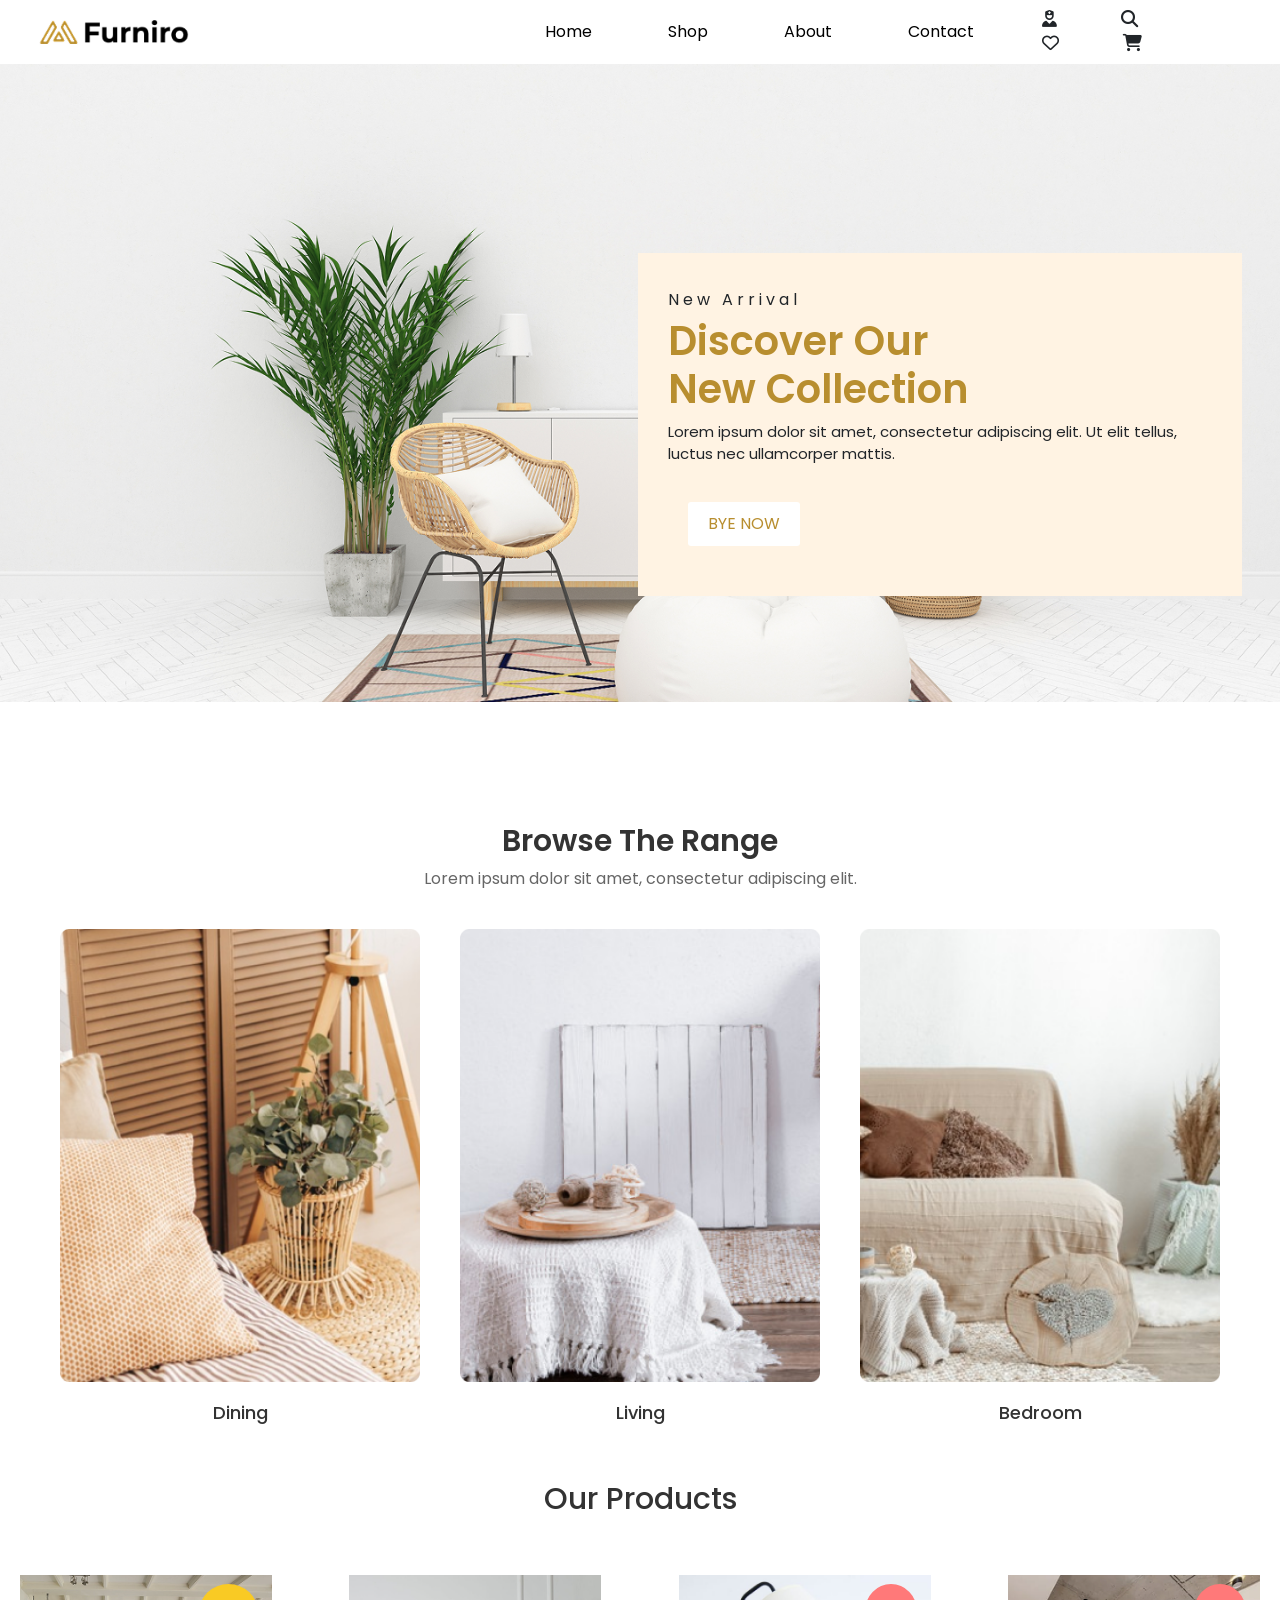
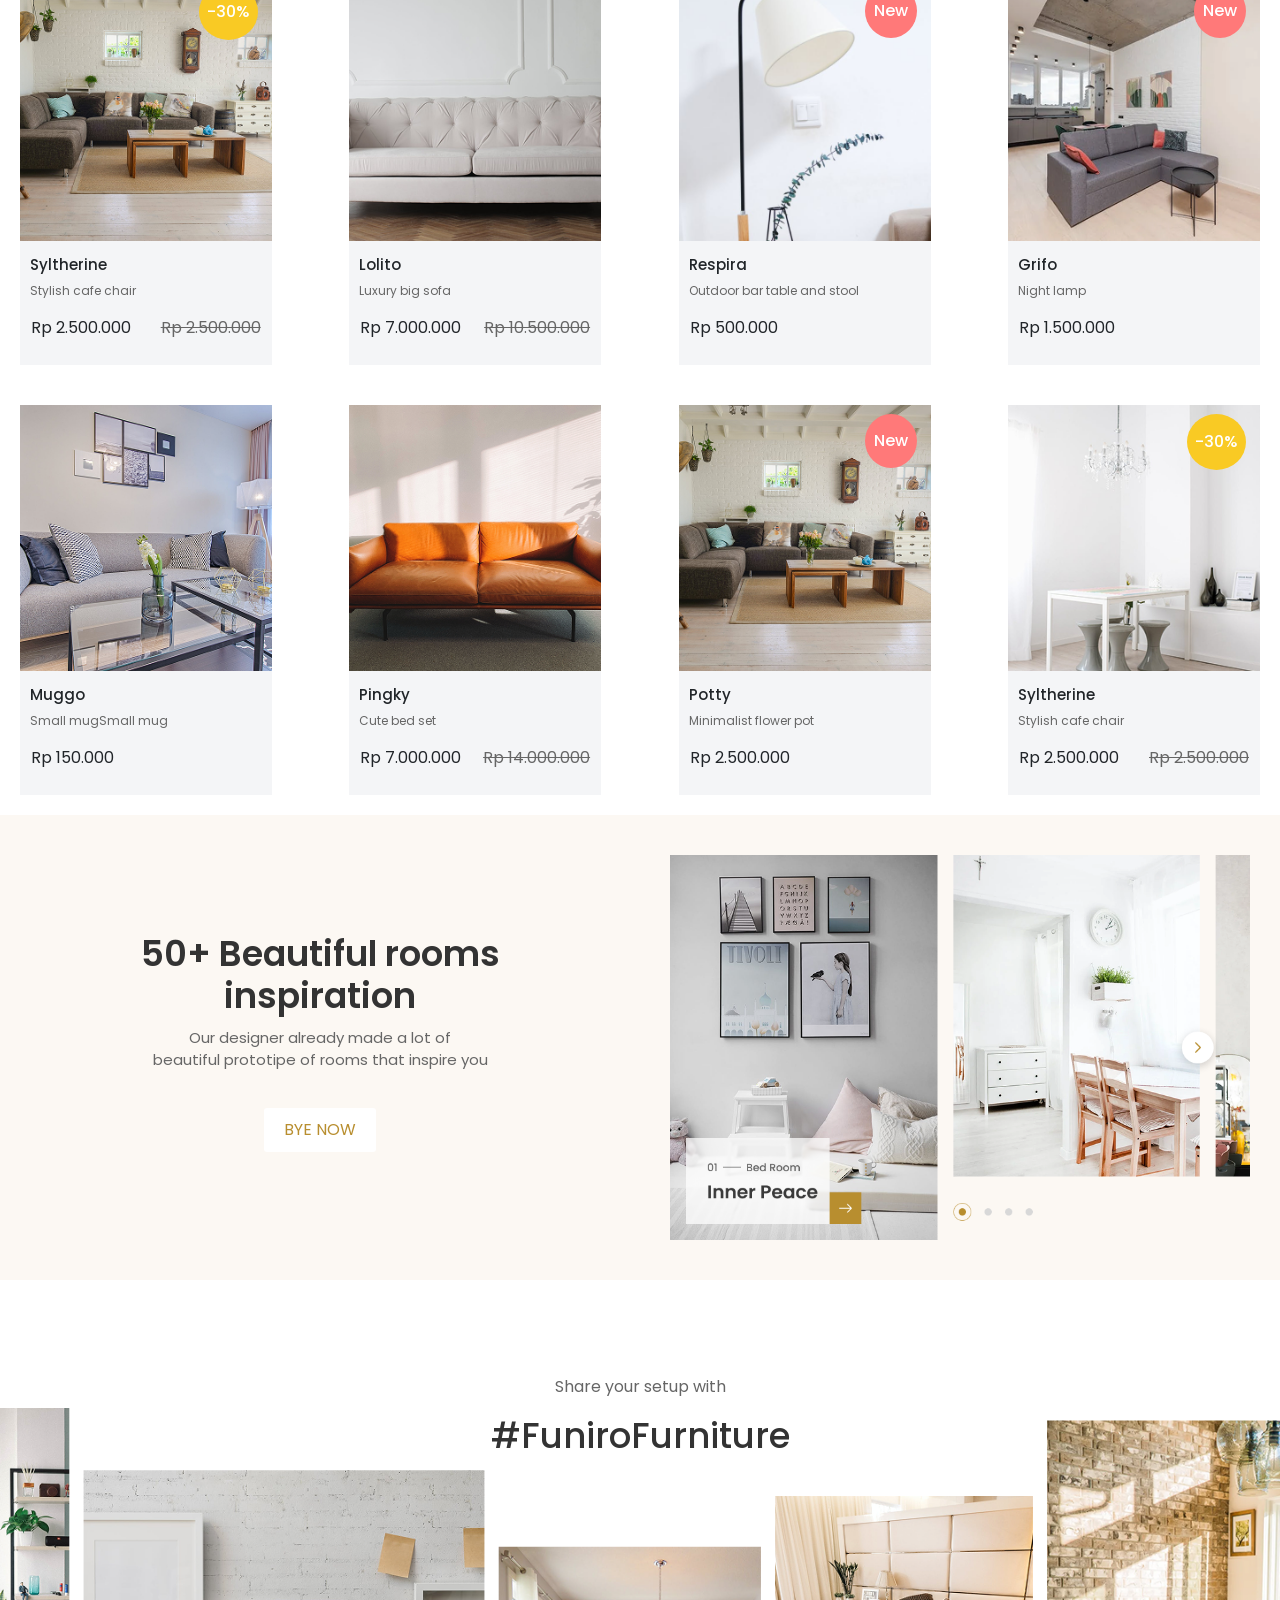
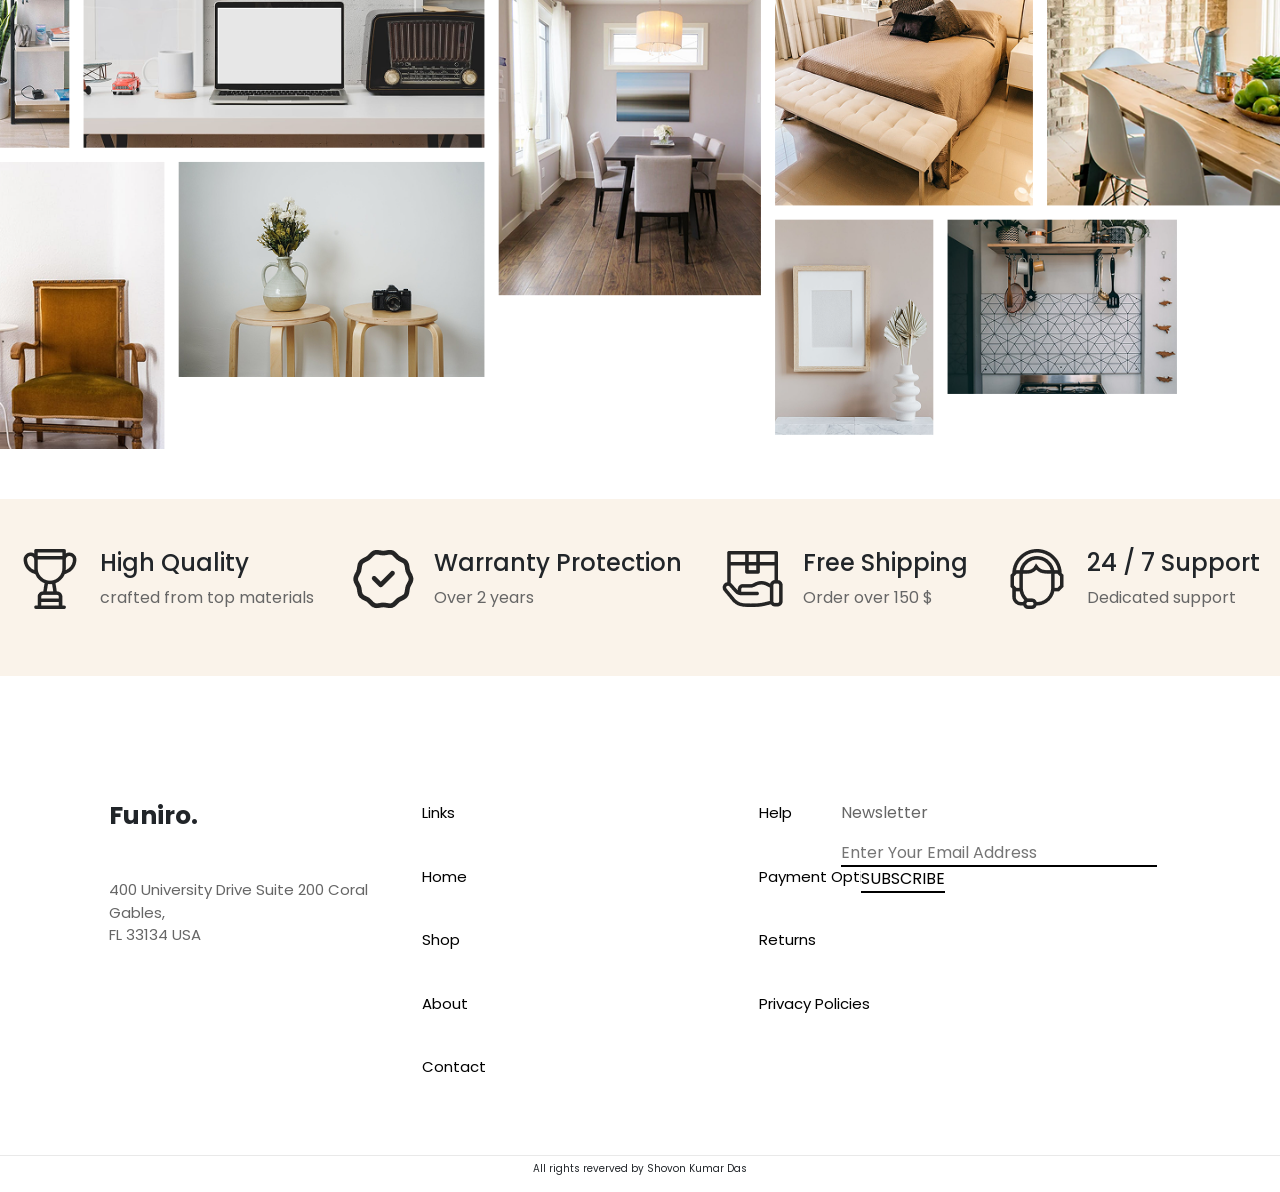
<file: index.html>
<!doctype html>
<html lang="en">
  <head>
    <!-- Required meta tags -->
    <meta charset="utf-8">
    <meta name="viewport" content="width=device-width, initial-scale=1">

    <!-- Bootstrap CSS -->
    <link rel="stylesheet" href="https://stackpath.bootstrapcdn.com/bootstrap/5.0.0-alpha1/css/bootstrap.min.css" integrity="sha384-r4NyP46KrjDleawBgD5tp8Y7UzmLA05oM1iAEQ17CSuDqnUK2+k9luXQOfXJCJ4I" crossorigin="anonymous">

    <!-- Google Font  -->
    <link rel="preconnect" href="https://fonts.googleapis.com">
    <link rel="preconnect" href="https://fonts.gstatic.com" crossorigin>
    <link href="https://fonts.googleapis.com/css2?family=Poppins:ital,wght@0,100;0,200;0,300;0,400;0,500;0,600;0,700;0,800;0,900;1,100;1,200;1,300;1,400;1,500;1,600;1,700;1,800;1,900&display=swap" rel="stylesheet">

    <title>Interior-Landing-Page-Full-Project-EXM</title>

    <link rel="stylesheet" href="https://cdnjs.cloudflare.com/ajax/libs/font-awesome/6.7.2/css/all.min.css" integrity="sha512-Evv84Mr4kqVGRNSgIGL/F/aIDqQb7xQ2vcrdIwxfjThSH8CSR7PBEakCr51Ck+w+/U6swU2Im1vVX0SVk9ABhg==" crossorigin="anonymous" referrerpolicy="no-referrer" />

    <!-- css link -->
        <link rel="stylesheet" href="style.css">


  </head>
  <body>

    <!---------------------------------- Navigation-Section------------ -->

    <nav class="navbar navbar-expand-lg navbar-light bg-light">
        <button class="navbar-toggler" type="button" data-toggle="collapse" data-target="#navbarTogglerDemo03" aria-controls="navbarTogglerDemo03" aria-expanded="false" aria-label="Toggle navigation">
          <span class="navbar-toggler-icon"></span>
        </button>
            <img src="./img/Frame 168.png"class="navbar-brand logo-img" alt="">
      
        <div class="collapse navbar-collapse" id="navbarTogglerDemo03">
          <ul class="navbar-nav mr-auto mt-2 mt-lg-0 nav-ul">
            <li class="nav-item ">
              <a class="nav-link" href="index.html">Home </a>
            </li>
            <li class="nav-item">
              <a class="nav-link" href="shop.html">Shop</a>
            </li>
            <li class="nav-item">
              <a class="nav-link" href="blog.html">About</a>
            </li>
            <li class="nav-item">
              <a class="nav-link" href="contact.html">Contact</a>
            </li>
          </ul>

          <div class="logo my-2 my-lg-0">
            <i class="fa-solid fa-user-nurse mr-sm-2"></i>
            <i class="fa-solid fa-magnifying-glass mr-sm-2"></i>
            <i class="fa-regular fa-heart mr-sm-2"></i>
            <i class="fa-solid fa-cart-shopping mr-sm-2"></i>
          </div>

        </div>
      </nav>


       <!---------------------------------- Navigation-Section------------ -->


       <!-- -----------------------------Banar - Section ---------------- -->

        <section class="banner">
            <!-- <img src="./img/scandinavian-interior-mockup-wall-decal-background 1.png" alt=""> -->
            <div class="Card">
                <div class="inner-card">
                    <span class="card-title" >New Arrival</span>
                    <h1 class="card-hadding">Discover Our <br> New Collection</h1>
                    <p class="card-paragraph">Lorem ipsum dolor sit amet, consectetur adipiscing elit. Ut elit  tellus, luctus nec ullamcorper mattis.</p>
                    <div class="button">
                        <a class="button-main" href="#">BYE NOW</a>
                    </div>
                </div>
            </div>
            
        </section>

        <!-- -----------------------------Banar-end ---------------- -->
         <!-- ------------------------Browse The Range ------------->
        <!-- -------------------------Display-Section start---------- -->


        <section class="display">
                <div class="display-text">
                    <h1>Browse The Range</h1>
                    <p>Lorem ipsum dolor sit amet, consectetur adipiscing elit.</p>
                </div>
                 <div class="main-display">
                    <div class="display-img">
                        <img src="./img/Mask Group(1).png" alt="">
                        <h1>Dining</h1>
                    </div>

                    <div class="display-img">
                        <img src="./img/Mask Group.png" alt="">
                        <h1>Living</h1>
                    </div>

                    <div class="display-img">
                        <img src="./img/Image-living room.png" alt="">
                        <h1>Bedroom</h1>
                    </div>
                 </div>
        </section>

        <!-- -------------------------Display-Section End---------- -->

        <!-- ----------------Our Product----------------------- -->
         <!-- ----------------Card-section---------------------- -->

       <Section class="Product">
            <h1>Our Products</h1>
            <div class="inner-section">

                
                <div class="product-list ten">
                    <div class="hover-content">
                        <div class="inner-content">
                         <div class="button">
                             <a href="single-product.html">Add to cart</a>
                         </div>
                         <div class="icon">
                             <i class="fa-solid fa-share-nodes"><span>Share</span> </i>
                             <i class="fa-solid fa-code-compare"><span>Compare</span></i>
                             <i class="fa-regular fa-heart"> <span>Like</span></i>
                         </div>
                        </div>
                        
                     </div>
                    <img src="./img/Images(2).png" alt="">
                    <div class="list-text">
                        <h2>Syltherine</h2>
                        <p>Stylish cafe chair</p>
                    </div>
                    <div class="list-wrap">
                        <span>Rp 2.500.000</span>
                        <del>Rp 2.500.000</del>
                    </div>
                </div>



                <div class="product-list">
                    <div class="hover-content">
                        <div class="inner-content">
                         <div class="button">
                            <a href="single-product.html">Add to cart</a>
                         </div>
                         <div class="icon">
                             <i class="fa-solid fa-share-nodes"><span>Share</span> </i>
                             <i class="fa-solid fa-code-compare"><span>Compare</span></i>
                             <i class="fa-regular fa-heart"> <span>Like</span></i>
                         </div>
                        </div>
                        
                     </div>
                    <img src="./img/Images(3).png" alt="">
                    <div class="list-text">
                        <h2>Lolito</h2>
                        <p>Luxury big sofa</p>
                    </div>
                    <div class="list-wrap">
                        <span>Rp 7.000.000</span>
                        <del>Rp 10.500.000</del>
                    </div>
                </div>



                <div class="product-list New">
                    <div class="hover-content">
                       <div class="inner-content">
                        <div class="button">
                            <a href="single-product.html">Add to cart</a>
                        </div>
                        <div class="icon">
                            <i class="fa-solid fa-share-nodes"><span>Share</span> </i>
                            <i class="fa-solid fa-code-compare"><span>Compare</span></i>
                            <i class="fa-regular fa-heart"> <span>Like</span></i>
                        </div>
                       </div>
                       
                    </div>
                    <img src="./img/Images(4).png" alt="">
                    <div class="list-text">
                        <h2>Respira</h2>
                        <p>Outdoor bar table and stool</p>
                    </div>
                    <div class="list-wrap">
                        <span>Rp 500.000</span>
                        
                    </div>
                </div>



                <div class="product-list New">
                    <div class="hover-content">
                        <div class="inner-content">
                         <div class="button">
                            <a href="single-product.html">Add to cart</a>
                         </div>
                         <div class="icon">
                             <i class="fa-solid fa-share-nodes"><span>Share</span> </i>
                             <i class="fa-solid fa-code-compare"><span>Compare</span></i>
                             <i class="fa-regular fa-heart"> <span>Like</span></i>
                         </div>
                        </div>
                        
                     </div>
                    <img src="./img/Images(5).png" alt="">
                    <div class="list-text">
                        <h2>Grifo</h2>
                        <p>Night lamp</p>
                    </div>
                    <div class="list-wrap">
                        <span>Rp 1.500.000</span>
                        
                    </div>
                </div>



                <div class="product-list ">
                    <div class="hover-content">
                        <div class="inner-content">
                         <div class="button">
                            <a href="single-product.html">Add to cart</a>
                         </div>
                         <div class="icon">
                             <i class="fa-solid fa-share-nodes"><span>Share</span> </i>
                             <i class="fa-solid fa-code-compare"><span>Compare</span></i>
                             <i class="fa-regular fa-heart"> <span>Like</span></i>
                         </div>
                        </div>
                        
                     </div>
                    <img src="./img/Images(6).png" alt="">
                    <div class="list-text">
                        <h2>Muggo</h2>
                        <p>Small mugSmall mug</p>
                    </div>
                    <div class="list-wrap">
                        <span>Rp 150.000</span>
                        
                    </div>
                </div>



                <div class="product-list">
                    <div class="hover-content">
                        <div class="inner-content">
                         <div class="button">
                            <a href="single-product.html">Add to cart</a>
                         </div>
                         <div class="icon">
                             <i class="fa-solid fa-share-nodes"><span>Share</span> </i>
                             <i class="fa-solid fa-code-compare"><span>Compare</span></i>
                             <i class="fa-regular fa-heart"> <span>Like</span></i>
                         </div>
                        </div>
                        
                     </div>
                    <img src="./img/Images(7).png" alt="">
                    <div class="list-text">
                        <h2>Pingky</h2>
                        <p>Cute bed set</p>
                    </div>
                    <div class="list-wrap">
                        <span>Rp 7.000.000</span>
                        <del>Rp 14.000.000</del>
                    </div>
                </div>


                <div class="product-list New">
                    <div class="hover-content">
                        <div class="inner-content">
                         <div class="button">
                            <a href="single-product.html">Add to cart</a>
                         </div>
                         <div class="icon">
                             <i class="fa-solid fa-share-nodes"><span>Share</span> </i>
                             <i class="fa-solid fa-code-compare"><span>Compare</span></i>
                             <i class="fa-regular fa-heart"> <span>Like</span></i>
                         </div>
                        </div>
                        
                     </div>
                    <img src="./img/Images(2).png" alt="">
                    <div class="list-text">
                        <h2>Potty</h2>
                        <p>Minimalist flower pot</p>
                    </div>
                    <div class="list-wrap">
                        <span>Rp 2.500.000</span>
                        
                    </div>
                </div>


                <div class="product-list ten">
                    <div class="hover-content">
                        <div class="inner-content">
                         <div class="button">
                            <a href="single-product.html">Add to cart</a>
                         </div>
                         <div class="icon">
                             <i class="fa-solid fa-share-nodes"><span>Share</span> </i>
                             <i class="fa-solid fa-code-compare"><span>Compare</span></i>
                             <i class="fa-regular fa-heart"> <span>Like</span></i>
                         </div>
                        </div>
                        
                     </div>
                    <img src="./img/image 1.png" alt="">
                    <div class="list-text">
                        <h2>Syltherine</h2>
                        <p>Stylish cafe chair</p>
                    </div>
                    <div class="list-wrap">
                        <span>Rp 2.500.000</span>
                        <del>Rp 2.500.000</del>
                    </div>
                </div>


            </div>
       </Section>



       <!----------- 50+ Beautiful rooms inspiration --------------->
       <!-- ----------------------carosol---------------- -->
        <section class="carosol">
            <div class="main-carosol">
                <div class="carosol-text">
                    <h1>50+ Beautiful rooms <br>
                        inspiration</h1>
                        <p>Our designer already made a lot of </BR> beautiful prototipe of rooms that inspire you</p>

                        <div class="button">
                            <a class="button-main" href="#">BYE NOW</a>
                        </div>
                </div>
                <div class="carosol-img">
                    <img src="./img/Products.png" alt="">
                </div>
            </div>
        </section>


        <!-- -----------------------FuniroFurniture--------------------- -->
         <!-- ----------------------Galary section------------------------- -->

         <section class="galary">
            <div class="main-galary">
                <div class="galary-text">
                    <p>Share your setup with</p>
                    <h1>#FuniroFurniture</h1>
                </div>
                <div class="galary-img">
                    <img src="./img/Images(8).png" alt="">
                </div>
            </div>
         </section>


      <!---------------------------------- Information-Section------------------------------ -->

      <section class="information">
        <div class="information-card">
          <div class="information-card-img">
            <img src="./img/trophy 1.png" alt="">
          </div>
          <div class="information-card-text">
                <h4>High Quality</h4>
                <p>crafted from top materials</p>
          </div>

        </div>
        <div class="information-card">
          <div class="information-card-img">
            <img src="./img/guarantee.png" alt="">
          </div>
          <div class="information-card-text">
                <h4>Warranty Protection</h4>
                <p>Over 2 years</p>
          </div>

        </div>
        <div class="information-card">
          <div class="information-card-img">
            <img src="./img/shipping.png" alt="">
          </div>
          <div class="information-card-text">
                <h4>Free Shipping</h4>
                <p>Order over 150 $</p>
          </div>

        </div>
        <div class="information-card">
          <div class="information-card-img">
            <img src="./img/customer-support.png" alt="">
          </div>
          <div class="information-card-text">
                <h4>24 / 7 Support</h4>
                <p>Dedicated support</p>
          </div>

        </div>
   </section>     

         
        
            
<!-- ---------------------------------------Footer-section-------------------- -->

<section class="footer">
    <div class="main-footer">
        <div class="footer-collam-1">
            <h1>Funiro.</h1>
            <p>400 University Drive Suite 200 Coral <br> Gables,
               <br> FL 33134 USA</p>
        </div>
        <div class="footer-collam-2">
            <ul class="button-list ">
                <li ><a class="paragrap-color" href="#">Links</a></li>
                <li><a href="index.html">Home</a></li>
                <li><a href="shop.html">Shop</a></li>
                <li><a href="blog.html">About</a></li>
                <li><a href="contact.html">Contact</a></li>
            </ul>
            <div class="footer-collam-3">
                <ul class="button-list">
                    <li ><a class="paragrap-color" href="#">Help</a></li>
                    <li><a href="#">Payment Options</a></li>
                    <li><a href="#">Returns</a></li>
                    <li><a href="#">Privacy Policies</a></li>
                    
                </ul>
            </div>
        </div>
        
        <div class="footer-collam-4">
            <p class="paragrap-color">Newsletter</p>
            <form action="email" class="footer-from">
                <input class="from-body" type="email" placeholder="Enter Your Email Address" name="email" id="email">
                <input class="from-btn" type="button" value="SUBSCRIBE">
            </form>
        </div>
        
    

    </div>
</section>
<section>
<div class="reverved">
    <p>All rights reverved by <span>Shovon Kumar Das</span></p>
</div>
</section>













  </body>
</html>
</file>
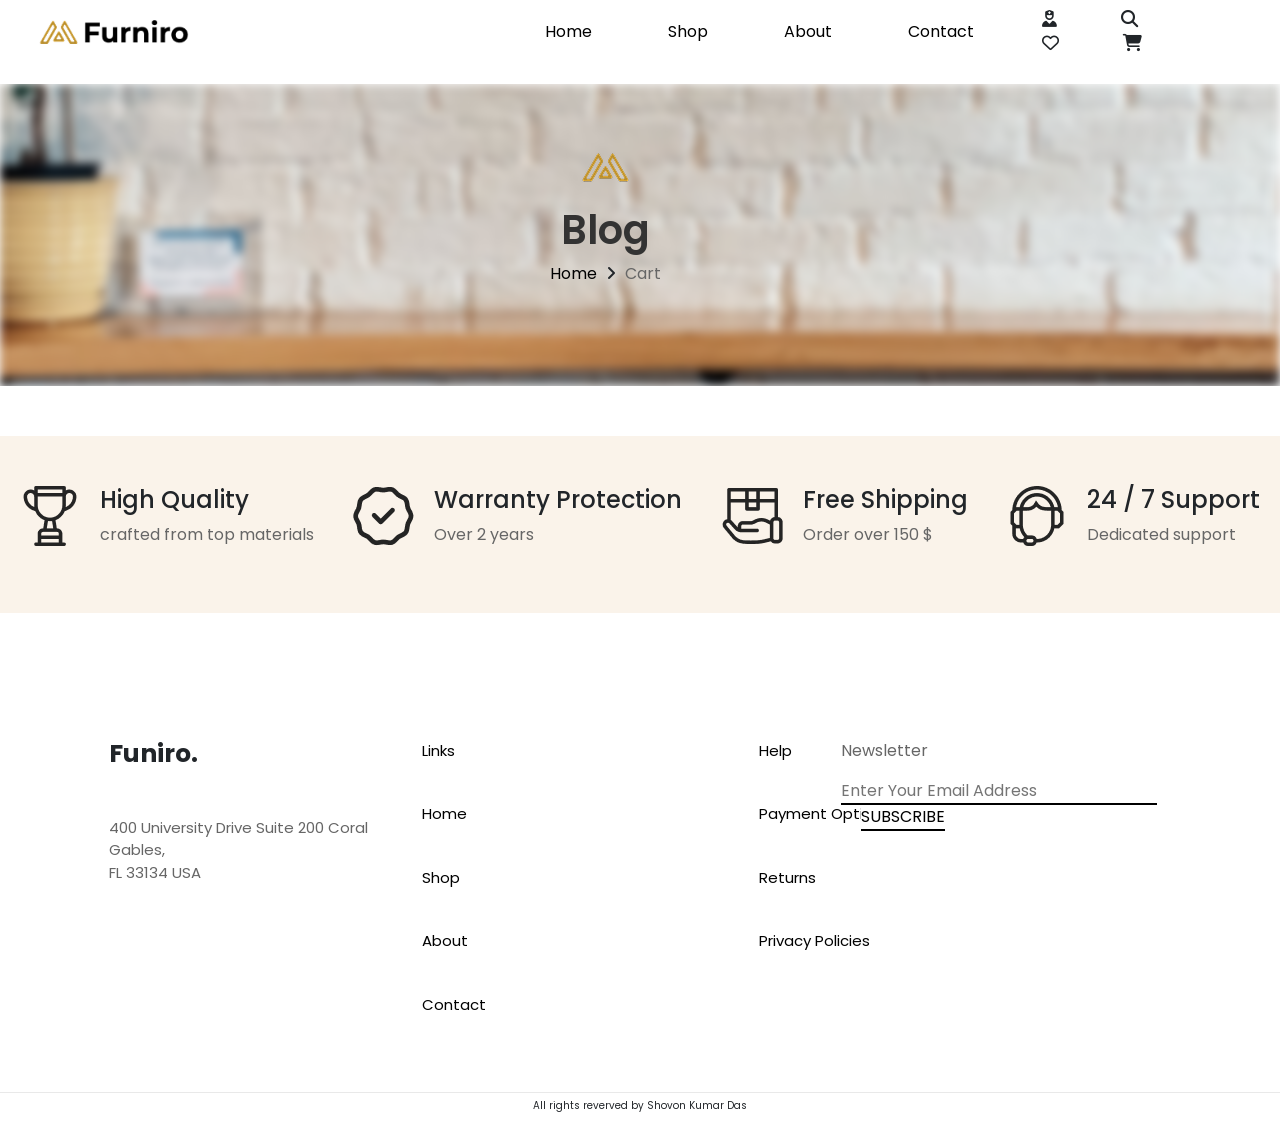
<file: blog.html>
<!doctype html>
<html lang="en">
  <head>
    <!-- Required meta tags -->
    <meta charset="utf-8">
    <meta name="viewport" content="width=device-width, initial-scale=1">

    <!-- Bootstrap CSS -->
    <link rel="stylesheet" href="https://stackpath.bootstrapcdn.com/bootstrap/5.0.0-alpha1/css/bootstrap.min.css" integrity="sha384-r4NyP46KrjDleawBgD5tp8Y7UzmLA05oM1iAEQ17CSuDqnUK2+k9luXQOfXJCJ4I" crossorigin="anonymous">

    <!-- Google Font  -->
    <link rel="preconnect" href="https://fonts.googleapis.com">
    <link rel="preconnect" href="https://fonts.gstatic.com" crossorigin>
    <link href="https://fonts.googleapis.com/css2?family=Poppins:ital,wght@0,100;0,200;0,300;0,400;0,500;0,600;0,700;0,800;0,900;1,100;1,200;1,300;1,400;1,500;1,600;1,700;1,800;1,900&display=swap" rel="stylesheet">

    <title>Interior-Landing-Page-Full-Project-EXM</title>

    <link rel="stylesheet" href="https://cdnjs.cloudflare.com/ajax/libs/font-awesome/6.7.2/css/all.min.css" integrity="sha512-Evv84Mr4kqVGRNSgIGL/F/aIDqQb7xQ2vcrdIwxfjThSH8CSR7PBEakCr51Ck+w+/U6swU2Im1vVX0SVk9ABhg==" crossorigin="anonymous" referrerpolicy="no-referrer" />

    <!-- css link -->
        <link rel="stylesheet" href="style.css">
        <link rel="stylesheet" href="card.css">


  </head>
  <body>
    
        <!---------------------------------- Navigation-Section------------ -->

        <nav class="navbar navbar-expand-lg navbar-light bg-light">
            <button class="navbar-toggler" type="button" data-toggle="collapse" data-target="#navbarTogglerDemo03" aria-controls="navbarTogglerDemo03" aria-expanded="false" aria-label="Toggle navigation">
              <span class="navbar-toggler-icon"></span>
            </button>
                <img src="./img/Frame 168.png"class="navbar-brand logo-img" alt="">
          
            <div class="collapse navbar-collapse" id="navbarTogglerDemo03">
                <ul class="navbar-nav mr-auto mt-2 mt-lg-0 nav-ul">
                    <li class="nav-item ">
                      <a class="nav-link" href="index.html">Home </a>
                    </li>
                    <li class="nav-item">
                      <a class="nav-link" href="shop.html">Shop</a>
                    </li>
                    <li class="nav-item">
                      <a class="nav-link" href="blog.html">About</a>
                    </li>
                    <li class="nav-item">
                      <a class="nav-link" href="contact.html">Contact</a>
                    </li>
                  </ul>
    
              <div class="logo my-2 my-lg-0">
                <i class="fa-solid fa-user-nurse mr-sm-2"></i>
                <i class="fa-solid fa-magnifying-glass mr-sm-2"></i>
                <i class="fa-regular fa-heart mr-sm-2"></i>
                <i class="fa-solid fa-cart-shopping mr-sm-2"></i>
              </div>
    
            </div>
          </nav>
    
    
           <!---------------------------------- Navigation-Section------------ -->



           <!---------------------------------------- Baner-section--------------------------- -->
    <section class="shop-baner">
        <div class="main-shop-background">
         
        </div>
        <div class="shop-banar-text">
          <img src="./img/Meubel House_Logos-05.png" alt="">  
         <h1>Blog</h1>
         <a href="#">Home</a>
         <i class="fa-solid fa-angle-right"></i>
         <span><a href="#">Cart</a></span>
          
        </div>
     </section>
 
     <!---------------------------------------- Baner-section-end--------------------------- -->






      <!---------------------------------- Information-Section------------------------------ -->

      <section class="information">
        <div class="information-card">
          <div class="information-card-img">
            <img src="./img/trophy 1.png" alt="">
          </div>
          <div class="information-card-text">
                <h4>High Quality</h4>
                <p>crafted from top materials</p>
          </div>

        </div>
        <div class="information-card">
          <div class="information-card-img">
            <img src="./img/guarantee.png" alt="">
          </div>
          <div class="information-card-text">
                <h4>Warranty Protection</h4>
                <p>Over 2 years</p>
          </div>

        </div>
        <div class="information-card">
          <div class="information-card-img">
            <img src="./img/shipping.png" alt="">
          </div>
          <div class="information-card-text">
                <h4>Free Shipping</h4>
                <p>Order over 150 $</p>
          </div>

        </div>
        <div class="information-card">
          <div class="information-card-img">
            <img src="./img/customer-support.png" alt="">
          </div>
          <div class="information-card-text">
                <h4>24 / 7 Support</h4>
                <p>Dedicated support</p>
          </div>

        </div>
   </section>     

         
        
            
<!-- ---------------------------------------Footer-section-------------------- -->

<section class="footer">
    <div class="main-footer">
        <div class="footer-collam-1">
            <h1>Funiro.</h1>
            <p>400 University Drive Suite 200 Coral <br> Gables,
               <br> FL 33134 USA</p>
        </div>
        <div class="footer-collam-2">
            <ul class="button-list ">
                <li ><a class="paragrap-color" href="#">Links</a></li>
                <li><a href="index.html">Home</a></li>
                <li><a href="shop.html">Shop</a></li>
                <li><a href="blog.html">About</a></li>
                <li><a href="contact.html">Contact</a></li>
            </ul>
            <div class="footer-collam-3">
                <ul class="button-list">
                    <li ><a class="paragrap-color" href="#">Help</a></li>
                    <li><a href="#">Payment Options</a></li>
                    <li><a href="#">Returns</a></li>
                    <li><a href="#">Privacy Policies</a></li>
                    
                </ul>
            </div>
        </div>
        
        <div class="footer-collam-4">
            <p class="paragrap-color">Newsletter</p>
            <form action="email" class="footer-from">
                <input class="from-body" type="email" placeholder="Enter Your Email Address" name="email" id="email">
                <input class="from-btn" type="button" value="SUBSCRIBE">
            </form>
        </div>
        
    

    </div>
</section>
<section>
<div class="reverved">
    <p>All rights reverved by <span>Shovon Kumar Das</span></p>
</div>
</section>








  </body>
</file>
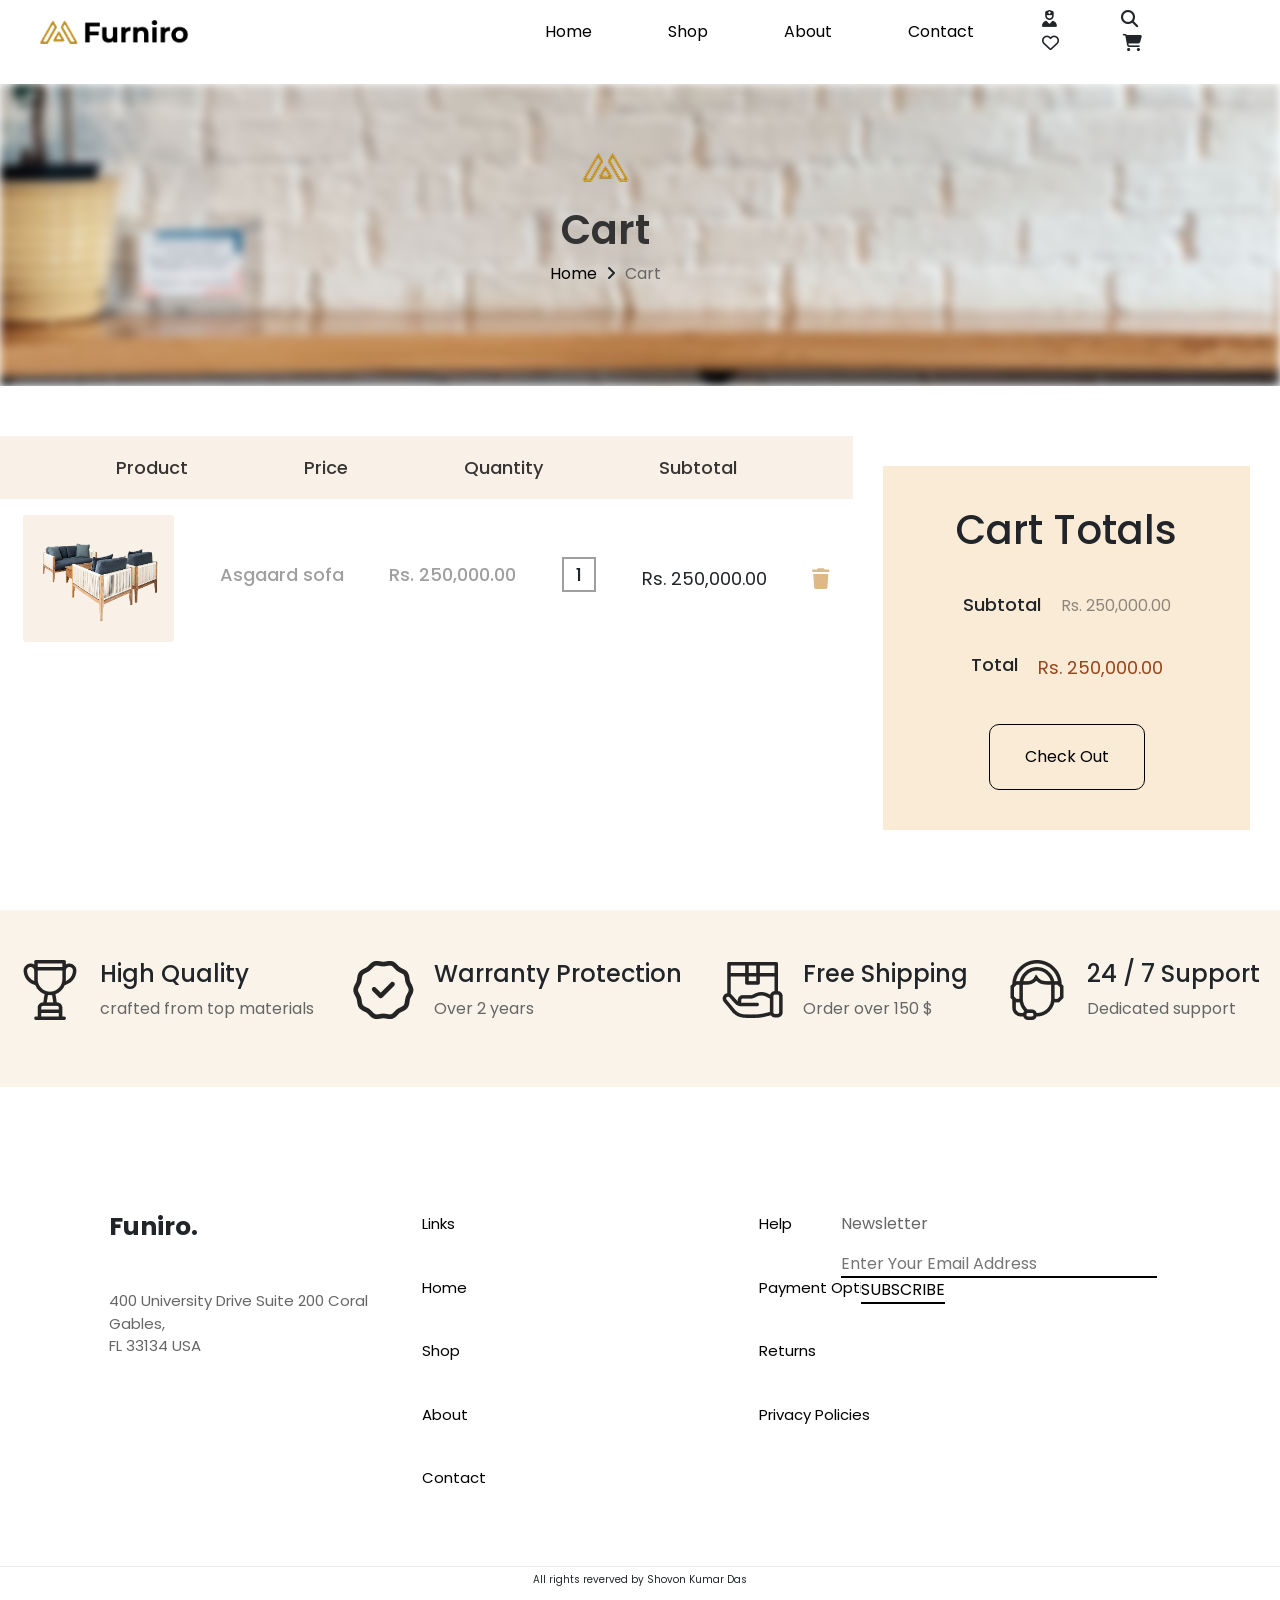
<file: card.html>
<!doctype html>
<html lang="en">
  <head>
    <!-- Required meta tags -->
    <meta charset="utf-8">
    <meta name="viewport" content="width=device-width, initial-scale=1">

    <!-- Bootstrap CSS -->
    <link rel="stylesheet" href="https://stackpath.bootstrapcdn.com/bootstrap/5.0.0-alpha1/css/bootstrap.min.css" integrity="sha384-r4NyP46KrjDleawBgD5tp8Y7UzmLA05oM1iAEQ17CSuDqnUK2+k9luXQOfXJCJ4I" crossorigin="anonymous">

    <!-- Google Font  -->
    <link rel="preconnect" href="https://fonts.googleapis.com">
    <link rel="preconnect" href="https://fonts.gstatic.com" crossorigin>
    <link href="https://fonts.googleapis.com/css2?family=Poppins:ital,wght@0,100;0,200;0,300;0,400;0,500;0,600;0,700;0,800;0,900;1,100;1,200;1,300;1,400;1,500;1,600;1,700;1,800;1,900&display=swap" rel="stylesheet">

    <title>Interior-Landing-Page-Full-Project-EXM</title>

    <link rel="stylesheet" href="https://cdnjs.cloudflare.com/ajax/libs/font-awesome/6.7.2/css/all.min.css" integrity="sha512-Evv84Mr4kqVGRNSgIGL/F/aIDqQb7xQ2vcrdIwxfjThSH8CSR7PBEakCr51Ck+w+/U6swU2Im1vVX0SVk9ABhg==" crossorigin="anonymous" referrerpolicy="no-referrer" />

    <!-- css link -->
        <link rel="stylesheet" href="style.css">
        <link rel="stylesheet" href="card.css">


  </head>
  <body>
    
        <!---------------------------------- Navigation-Section------------ -->

        <nav class="navbar navbar-expand-lg navbar-light bg-light">
            <button class="navbar-toggler" type="button" data-toggle="collapse" data-target="#navbarTogglerDemo03" aria-controls="navbarTogglerDemo03" aria-expanded="false" aria-label="Toggle navigation">
              <span class="navbar-toggler-icon"></span>
            </button>
                <img src="./img/Frame 168.png"class="navbar-brand logo-img" alt="">
          
            <div class="collapse navbar-collapse" id="navbarTogglerDemo03">
              <ul class="navbar-nav mr-auto mt-2 mt-lg-0 nav-ul">
                <li class="nav-item ">
                  <a class="nav-link" href="index.html">Home </a>
                </li>
                <li class="nav-item">
                  <a class="nav-link" href="shop.html">Shop</a>
                </li>
                <li class="nav-item">
                  <a class="nav-link disabled" href="#">About</a>
                </li>
                <li class="nav-item">
                  <a class="nav-link disabled" href="#">Contact</a>
                </li>
              </ul>
    
              <div class="logo my-2 my-lg-0">
                <i class="fa-solid fa-user-nurse mr-sm-2"></i>
                <i class="fa-solid fa-magnifying-glass mr-sm-2"></i>
                <i class="fa-regular fa-heart mr-sm-2"></i>
                <i class="fa-solid fa-cart-shopping mr-sm-2"></i>
              </div>
    
            </div>
          </nav>
    
    
           <!---------------------------------- Navigation-Section------------ -->



           <!---------------------------------------- Baner-section--------------------------- -->
    <section class="shop-baner">
        <div class="main-shop-background">
         
        </div>
        <div class="shop-banar-text">
          <img src="./img/Meubel House_Logos-05.png" alt="">  
         <h1>Cart</h1>
         <a href="#">Home</a>
         <i class="fa-solid fa-angle-right"></i>
         <span><a href="#">Cart</a></span>
          
        </div>
     </section>
 
     <!---------------------------------------- Baner-section-end--------------------------- -->


     <!---------------------------------------Card-checkout-------- -->

     <section class="card-checkout">
            <div class="main-checkout">


                <div class="priceing">
                    <div class="navigation">
                        <ul>
                            <li><a href="#">Product</a></li>
                            <li><a href="#">Price</a></li>
                            <li><a href="#">Quantity</a></li>
                            <li><a href="#">Subtotal</a></li>
                        </ul>
                    </div>
                    
                    <div class="priceing-text">
                        <img src="./img/Asgaard sofa 3.png" alt="image">
                        <h3>Asgaard sofa</h3>
                        <h3>Rs. 250,000.00 </h3>
                        <h4>1</h4>
                        <span>Rs. 250,000.00</span>
                        <i class="fa-solid fa-trash"></i>
                    </div>
                </div>




                <div class="Card-table">
                    <h1>Cart Totals</h1>
                    <div class="inner-table">
                        <div class="text">
                            <h4>Subtotal</h4>
                            <p>Rs. 250,000.00</p>
                        </div>
                        <div class="text">
                            <h4>Total</h4>
                            <span>Rs. 250,000.00</span>
                        </div>
                    </div>

                    <div class="checkout-button">
                        <a href="#">Check Out</a>
                    </div>
                </div>


            </div>
     </section>



      <!---------------------------------- Information-Section------------------------------ -->

      <section class="information">
        <div class="information-card">
          <div class="information-card-img">
            <img src="./img/trophy 1.png" alt="">
          </div>
          <div class="information-card-text">
                <h4>High Quality</h4>
                <p>crafted from top materials</p>
          </div>

        </div>
        <div class="information-card">
          <div class="information-card-img">
            <img src="./img/guarantee.png" alt="">
          </div>
          <div class="information-card-text">
                <h4>Warranty Protection</h4>
                <p>Over 2 years</p>
          </div>

        </div>
        <div class="information-card">
          <div class="information-card-img">
            <img src="./img/shipping.png" alt="">
          </div>
          <div class="information-card-text">
                <h4>Free Shipping</h4>
                <p>Order over 150 $</p>
          </div>

        </div>
        <div class="information-card">
          <div class="information-card-img">
            <img src="./img/customer-support.png" alt="">
          </div>
          <div class="information-card-text">
                <h4>24 / 7 Support</h4>
                <p>Dedicated support</p>
          </div>

        </div>
   </section>     

         
        
            
<!-- ---------------------------------------Footer-section-------------------- -->

<section class="footer">
    <div class="main-footer">
        <div class="footer-collam-1">
            <h1>Funiro.</h1>
            <p>400 University Drive Suite 200 Coral <br> Gables,
               <br> FL 33134 USA</p>
        </div>
        <div class="footer-collam-2">
            <ul class="button-list ">
                <li ><a class="paragrap-color" href="#">Links</a></li>
                <li><a href="#">Home</a></li>
                <li><a href="#">Shop</a></li>
                <li><a href="#">About</a></li>
                <li><a href="#">Contact</a></li>
            </ul>
            <div class="footer-collam-3">
                <ul class="button-list">
                    <li ><a class="paragrap-color" href="#">Help</a></li>
                    <li><a href="#">Payment Options</a></li>
                    <li><a href="#">Returns</a></li>
                    <li><a href="#">Privacy Policies</a></li>
                    
                </ul>
            </div>
        </div>
        
        <div class="footer-collam-4">
            <p class="paragrap-color">Newsletter</p>
            <form action="email" class="footer-from">
                <input class="from-body" type="email" placeholder="Enter Your Email Address" name="email" id="email">
                <input class="from-btn" type="button" value="SUBSCRIBE">
            </form>
        </div>
        
    

    </div>
</section>
<section>
<div class="reverved">
    <p>All rights reverved by <span>Shovon Kumar Das</span></p>
</div>
</section>








  </body>
</file>
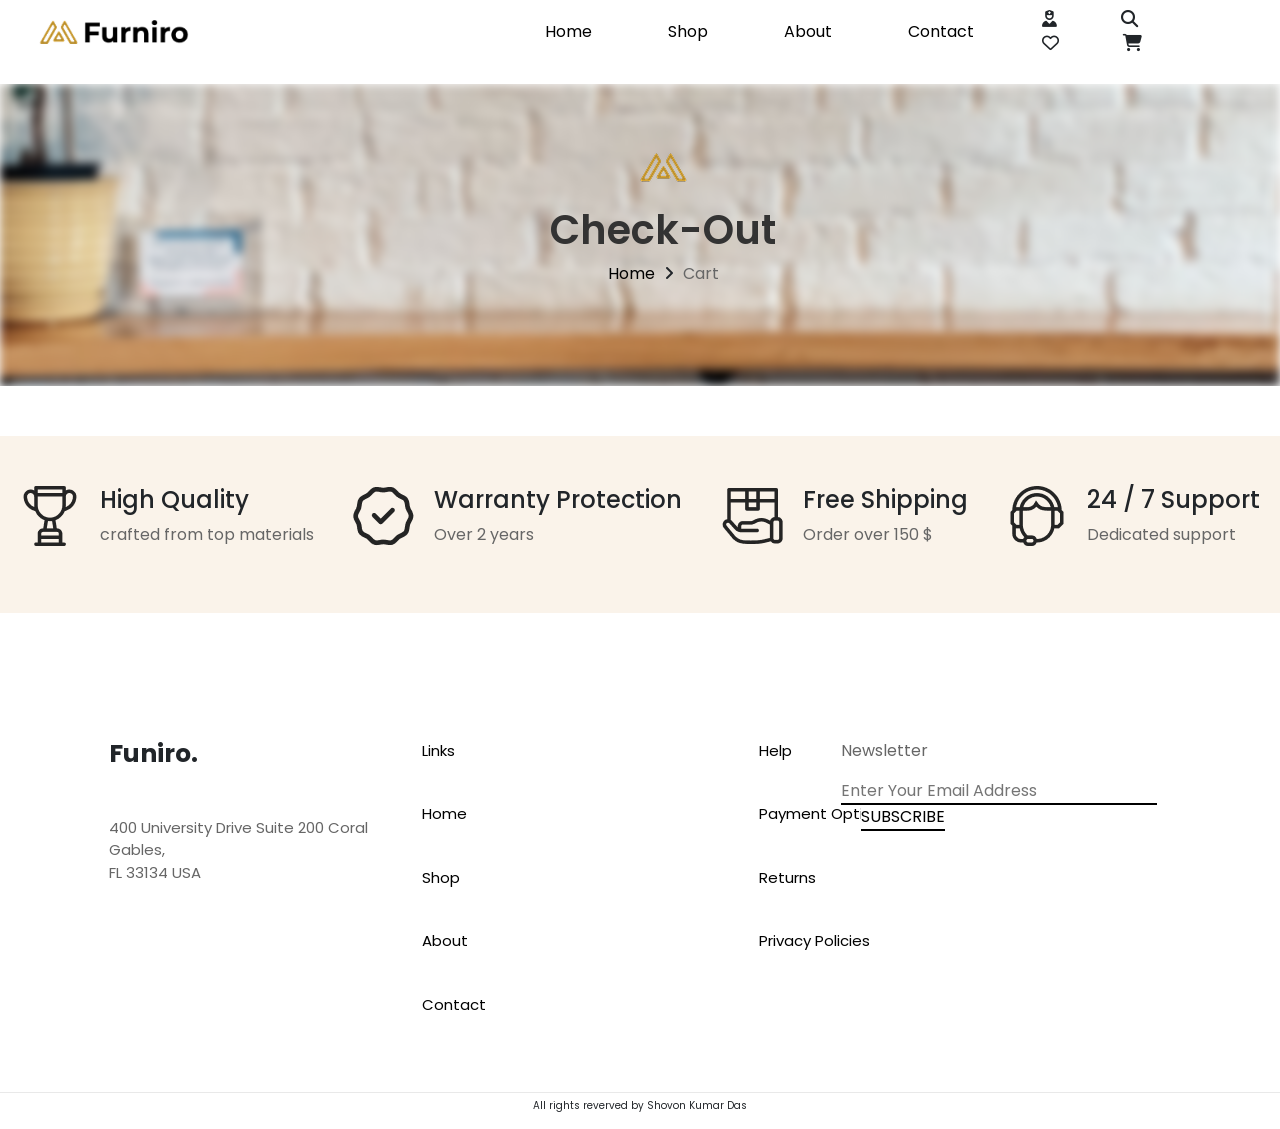
<file: checkout.html>
<!doctype html>
<html lang="en">
  <head>
    <!-- Required meta tags -->
    <meta charset="utf-8">
    <meta name="viewport" content="width=device-width, initial-scale=1">

    <!-- Bootstrap CSS -->
    <link rel="stylesheet" href="https://stackpath.bootstrapcdn.com/bootstrap/5.0.0-alpha1/css/bootstrap.min.css" integrity="sha384-r4NyP46KrjDleawBgD5tp8Y7UzmLA05oM1iAEQ17CSuDqnUK2+k9luXQOfXJCJ4I" crossorigin="anonymous">

    <!-- Google Font  -->
    <link rel="preconnect" href="https://fonts.googleapis.com">
    <link rel="preconnect" href="https://fonts.gstatic.com" crossorigin>
    <link href="https://fonts.googleapis.com/css2?family=Poppins:ital,wght@0,100;0,200;0,300;0,400;0,500;0,600;0,700;0,800;0,900;1,100;1,200;1,300;1,400;1,500;1,600;1,700;1,800;1,900&display=swap" rel="stylesheet">

    <title>Interior-Landing-Page-Full-Project-EXM</title>

    <link rel="stylesheet" href="https://cdnjs.cloudflare.com/ajax/libs/font-awesome/6.7.2/css/all.min.css" integrity="sha512-Evv84Mr4kqVGRNSgIGL/F/aIDqQb7xQ2vcrdIwxfjThSH8CSR7PBEakCr51Ck+w+/U6swU2Im1vVX0SVk9ABhg==" crossorigin="anonymous" referrerpolicy="no-referrer" />

    <!-- css link -->
        <link rel="stylesheet" href="style.css">
        <link rel="stylesheet" href="card.css">


  </head>
  <body>
    
        <!---------------------------------- Navigation-Section------------ -->

        <nav class="navbar navbar-expand-lg navbar-light bg-light">
            <button class="navbar-toggler" type="button" data-toggle="collapse" data-target="#navbarTogglerDemo03" aria-controls="navbarTogglerDemo03" aria-expanded="false" aria-label="Toggle navigation">
              <span class="navbar-toggler-icon"></span>
            </button>
                <img src="./img/Frame 168.png"class="navbar-brand logo-img" alt="">
          
            <div class="collapse navbar-collapse" id="navbarTogglerDemo03">
                <ul class="navbar-nav mr-auto mt-2 mt-lg-0 nav-ul">
                    <li class="nav-item ">
                      <a class="nav-link" href="index.html">Home </a>
                    </li>
                    <li class="nav-item">
                      <a class="nav-link" href="shop.html">Shop</a>
                    </li>
                    <li class="nav-item">
                      <a class="nav-link" href="blog.html">About</a>
                    </li>
                    <li class="nav-item">
                      <a class="nav-link" href="contact.html">Contact</a>
                    </li>
                  </ul>
    
              <div class="logo my-2 my-lg-0">
                <i class="fa-solid fa-user-nurse mr-sm-2"></i>
                <i class="fa-solid fa-magnifying-glass mr-sm-2"></i>
                <i class="fa-regular fa-heart mr-sm-2"></i>
                <i class="fa-solid fa-cart-shopping mr-sm-2"></i>
              </div>
    
            </div>
          </nav>
    
    
           <!---------------------------------- Navigation-Section------------ -->



           <!---------------------------------------- Baner-section--------------------------- -->
    <section class="shop-baner">
        <div class="main-shop-background">
         
        </div>
        <div class="shop-banar-text">
          <img src="./img/Meubel House_Logos-05.png" alt="">  
         <h1>Check-Out</h1>
         <a href="#">Home</a>
         <i class="fa-solid fa-angle-right"></i>
         <span><a href="#">Cart</a></span>
          
        </div>
     </section>
 
     <!---------------------------------------- Baner-section-end--------------------------- -->






      <!---------------------------------- Information-Section------------------------------ -->

      <section class="information">
        <div class="information-card">
          <div class="information-card-img">
            <img src="./img/trophy 1.png" alt="">
          </div>
          <div class="information-card-text">
                <h4>High Quality</h4>
                <p>crafted from top materials</p>
          </div>

        </div>
        <div class="information-card">
          <div class="information-card-img">
            <img src="./img/guarantee.png" alt="">
          </div>
          <div class="information-card-text">
                <h4>Warranty Protection</h4>
                <p>Over 2 years</p>
          </div>

        </div>
        <div class="information-card">
          <div class="information-card-img">
            <img src="./img/shipping.png" alt="">
          </div>
          <div class="information-card-text">
                <h4>Free Shipping</h4>
                <p>Order over 150 $</p>
          </div>

        </div>
        <div class="information-card">
          <div class="information-card-img">
            <img src="./img/customer-support.png" alt="">
          </div>
          <div class="information-card-text">
                <h4>24 / 7 Support</h4>
                <p>Dedicated support</p>
          </div>

        </div>
   </section>     

         
        
            
<!-- ---------------------------------------Footer-section-------------------- -->

<section class="footer">
    <div class="main-footer">
        <div class="footer-collam-1">
            <h1>Funiro.</h1>
            <p>400 University Drive Suite 200 Coral <br> Gables,
               <br> FL 33134 USA</p>
        </div>
        <div class="footer-collam-2">
            <ul class="button-list ">
                <li ><a class="paragrap-color" href="#">Links</a></li>
                <li><a href="index.html">Home</a></li>
                <li><a href="shop.html">Shop</a></li>
                <li><a href="blog.html">About</a></li>
                <li><a href="contact.html">Contact</a></li>
            </ul>
            <div class="footer-collam-3">
                <ul class="button-list">
                    <li ><a class="paragrap-color" href="#">Help</a></li>
                    <li><a href="#">Payment Options</a></li>
                    <li><a href="#">Returns</a></li>
                    <li><a href="#">Privacy Policies</a></li>
                    
                </ul>
            </div>
        </div>
        
        <div class="footer-collam-4">
            <p class="paragrap-color">Newsletter</p>
            <form action="email" class="footer-from">
                <input class="from-body" type="email" placeholder="Enter Your Email Address" name="email" id="email">
                <input class="from-btn" type="button" value="SUBSCRIBE">
            </form>
        </div>
        
    

    </div>
</section>
<section>
<div class="reverved">
    <p>All rights reverved by <span>Shovon Kumar Das</span></p>
</div>
</section>








  </body>
</file>
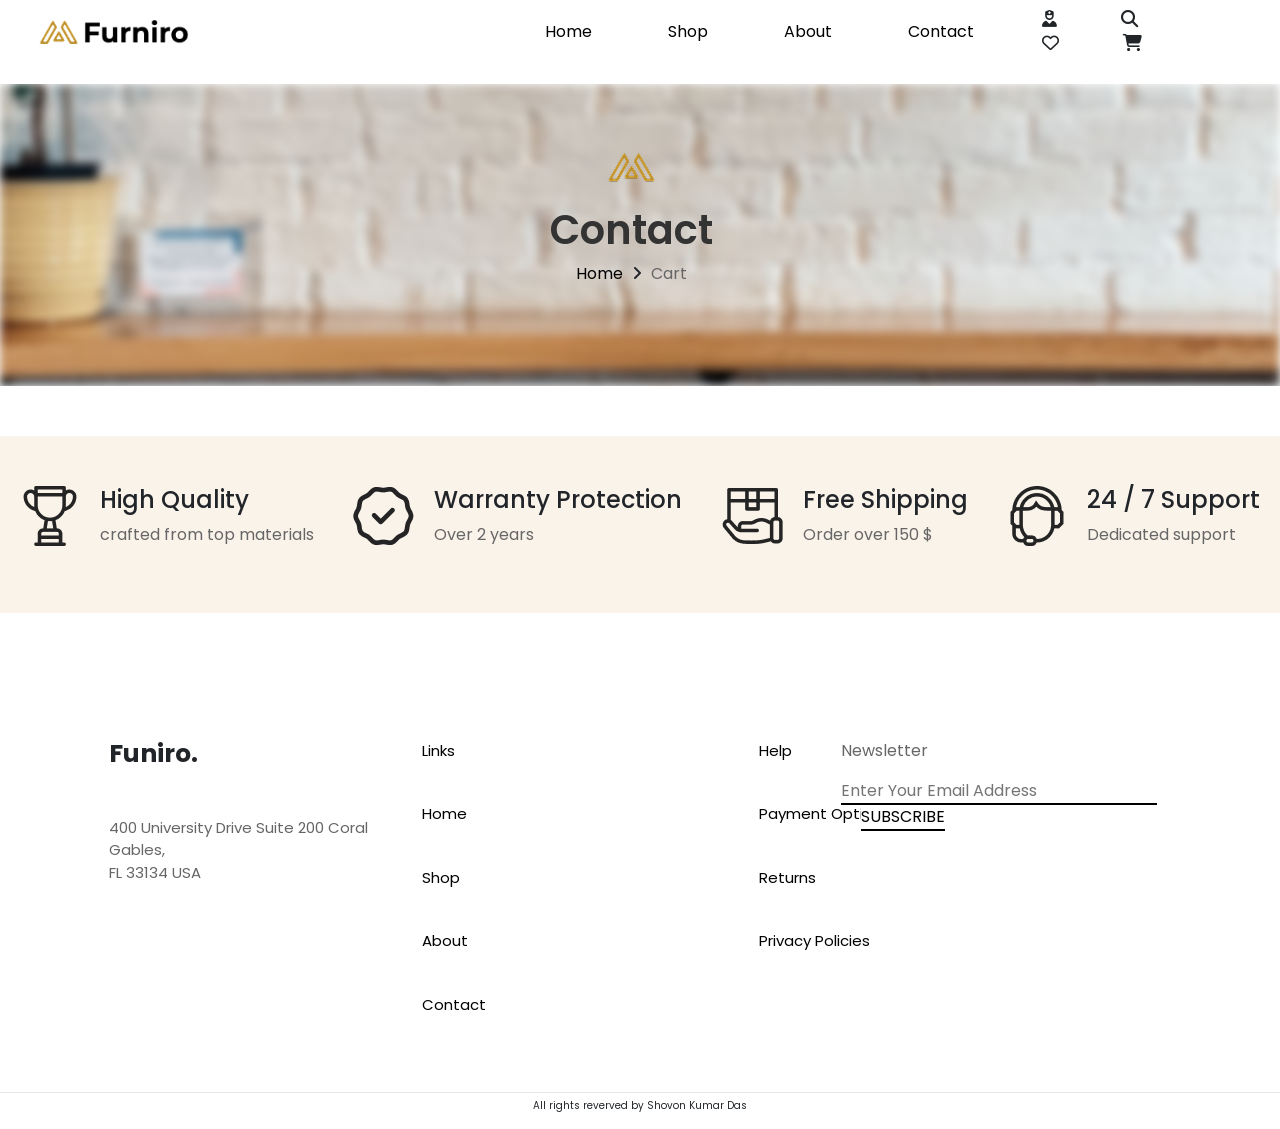
<file: contact.html>
<!doctype html>
<html lang="en">
  <head>
    <!-- Required meta tags -->
    <meta charset="utf-8">
    <meta name="viewport" content="width=device-width, initial-scale=1">

    <!-- Bootstrap CSS -->
    <link rel="stylesheet" href="https://stackpath.bootstrapcdn.com/bootstrap/5.0.0-alpha1/css/bootstrap.min.css" integrity="sha384-r4NyP46KrjDleawBgD5tp8Y7UzmLA05oM1iAEQ17CSuDqnUK2+k9luXQOfXJCJ4I" crossorigin="anonymous">

    <!-- Google Font  -->
    <link rel="preconnect" href="https://fonts.googleapis.com">
    <link rel="preconnect" href="https://fonts.gstatic.com" crossorigin>
    <link href="https://fonts.googleapis.com/css2?family=Poppins:ital,wght@0,100;0,200;0,300;0,400;0,500;0,600;0,700;0,800;0,900;1,100;1,200;1,300;1,400;1,500;1,600;1,700;1,800;1,900&display=swap" rel="stylesheet">

    <title>Interior-Landing-Page-Full-Project-EXM</title>

    <link rel="stylesheet" href="https://cdnjs.cloudflare.com/ajax/libs/font-awesome/6.7.2/css/all.min.css" integrity="sha512-Evv84Mr4kqVGRNSgIGL/F/aIDqQb7xQ2vcrdIwxfjThSH8CSR7PBEakCr51Ck+w+/U6swU2Im1vVX0SVk9ABhg==" crossorigin="anonymous" referrerpolicy="no-referrer" />

    <!-- css link -->
        <link rel="stylesheet" href="style.css">
        <link rel="stylesheet" href="card.css">


  </head>
  <body>
    
        <!---------------------------------- Navigation-Section------------ -->

        <nav class="navbar navbar-expand-lg navbar-light bg-light">
            <button class="navbar-toggler" type="button" data-toggle="collapse" data-target="#navbarTogglerDemo03" aria-controls="navbarTogglerDemo03" aria-expanded="false" aria-label="Toggle navigation">
              <span class="navbar-toggler-icon"></span>
            </button>
                <img src="./img/Frame 168.png"class="navbar-brand logo-img" alt="">
          
            <div class="collapse navbar-collapse" id="navbarTogglerDemo03">
              <ul class="navbar-nav mr-auto mt-2 mt-lg-0 nav-ul">
                <li class="nav-item ">
                  <a class="nav-link" href="index.html">Home </a>
                </li>
                <li class="nav-item">
                  <a class="nav-link" href="shop.html">Shop</a>
                </li>
                <li class="nav-item">
                  <a class="nav-link" href="blog.html">About</a>
                </li>
                <li class="nav-item">
                  <a class="nav-link" href="contact.html">Contact</a>
                </li>
              </ul>
    
              <div class="logo my-2 my-lg-0">
                <i class="fa-solid fa-user-nurse mr-sm-2"></i>
                <i class="fa-solid fa-magnifying-glass mr-sm-2"></i>
                <i class="fa-regular fa-heart mr-sm-2"></i>
                <i class="fa-solid fa-cart-shopping mr-sm-2"></i>
              </div>
    
            </div>
          </nav>
    
    
           <!---------------------------------- Navigation-Section------------ -->



           <!---------------------------------------- Baner-section--------------------------- -->
    <section class="shop-baner">
        <div class="main-shop-background">
         
        </div>
        <div class="shop-banar-text">
          <img src="./img/Meubel House_Logos-05.png" alt="">  
         <h1>Contact</h1>
         <a href="#">Home</a>
         <i class="fa-solid fa-angle-right"></i>
         <span><a href="#">Cart</a></span>
          
        </div>
     </section>
 
     <!---------------------------------------- Baner-section-end--------------------------- -->






      <!---------------------------------- Information-Section------------------------------ -->

      <section class="information">
        <div class="information-card">
          <div class="information-card-img">
            <img src="./img/trophy 1.png" alt="">
          </div>
          <div class="information-card-text">
                <h4>High Quality</h4>
                <p>crafted from top materials</p>
          </div>

        </div>
        <div class="information-card">
          <div class="information-card-img">
            <img src="./img/guarantee.png" alt="">
          </div>
          <div class="information-card-text">
                <h4>Warranty Protection</h4>
                <p>Over 2 years</p>
          </div>

        </div>
        <div class="information-card">
          <div class="information-card-img">
            <img src="./img/shipping.png" alt="">
          </div>
          <div class="information-card-text">
                <h4>Free Shipping</h4>
                <p>Order over 150 $</p>
          </div>

        </div>
        <div class="information-card">
          <div class="information-card-img">
            <img src="./img/customer-support.png" alt="">
          </div>
          <div class="information-card-text">
                <h4>24 / 7 Support</h4>
                <p>Dedicated support</p>
          </div>

        </div>
   </section>     

         
        
            
<!-- ---------------------------------------Footer-section-------------------- -->

<section class="footer">
    <div class="main-footer">
        <div class="footer-collam-1">
            <h1>Funiro.</h1>
            <p>400 University Drive Suite 200 Coral <br> Gables,
               <br> FL 33134 USA</p>
        </div>
        <div class="footer-collam-2">
            <ul class="button-list ">
                <li ><a class="paragrap-color" href="#">Links</a></li>
                <li><a href="index.html">Home</a></li>
                <li><a href="shop.html">Shop</a></li>
                <li><a href="blog.html">About</a></li>
                <li><a href="contact.html">Contact</a></li>
            </ul>
            <div class="footer-collam-3">
                <ul class="button-list">
                    <li ><a class="paragrap-color" href="#">Help</a></li>
                    <li><a href="#">Payment Options</a></li>
                    <li><a href="#">Returns</a></li>
                    <li><a href="#">Privacy Policies</a></li>
                    
                </ul>
            </div>
        </div>
        
        <div class="footer-collam-4">
            <p class="paragrap-color">Newsletter</p>
            <form action="email" class="footer-from">
                <input class="from-body" type="email" placeholder="Enter Your Email Address" name="email" id="email">
                <input class="from-btn" type="button" value="SUBSCRIBE">
            </form>
        </div>
        
    

    </div>
</section>
<section>
<div class="reverved">
    <p>All rights reverved by <span>Shovon Kumar Das</span></p>
</div>
</section>








  </body>
</file>
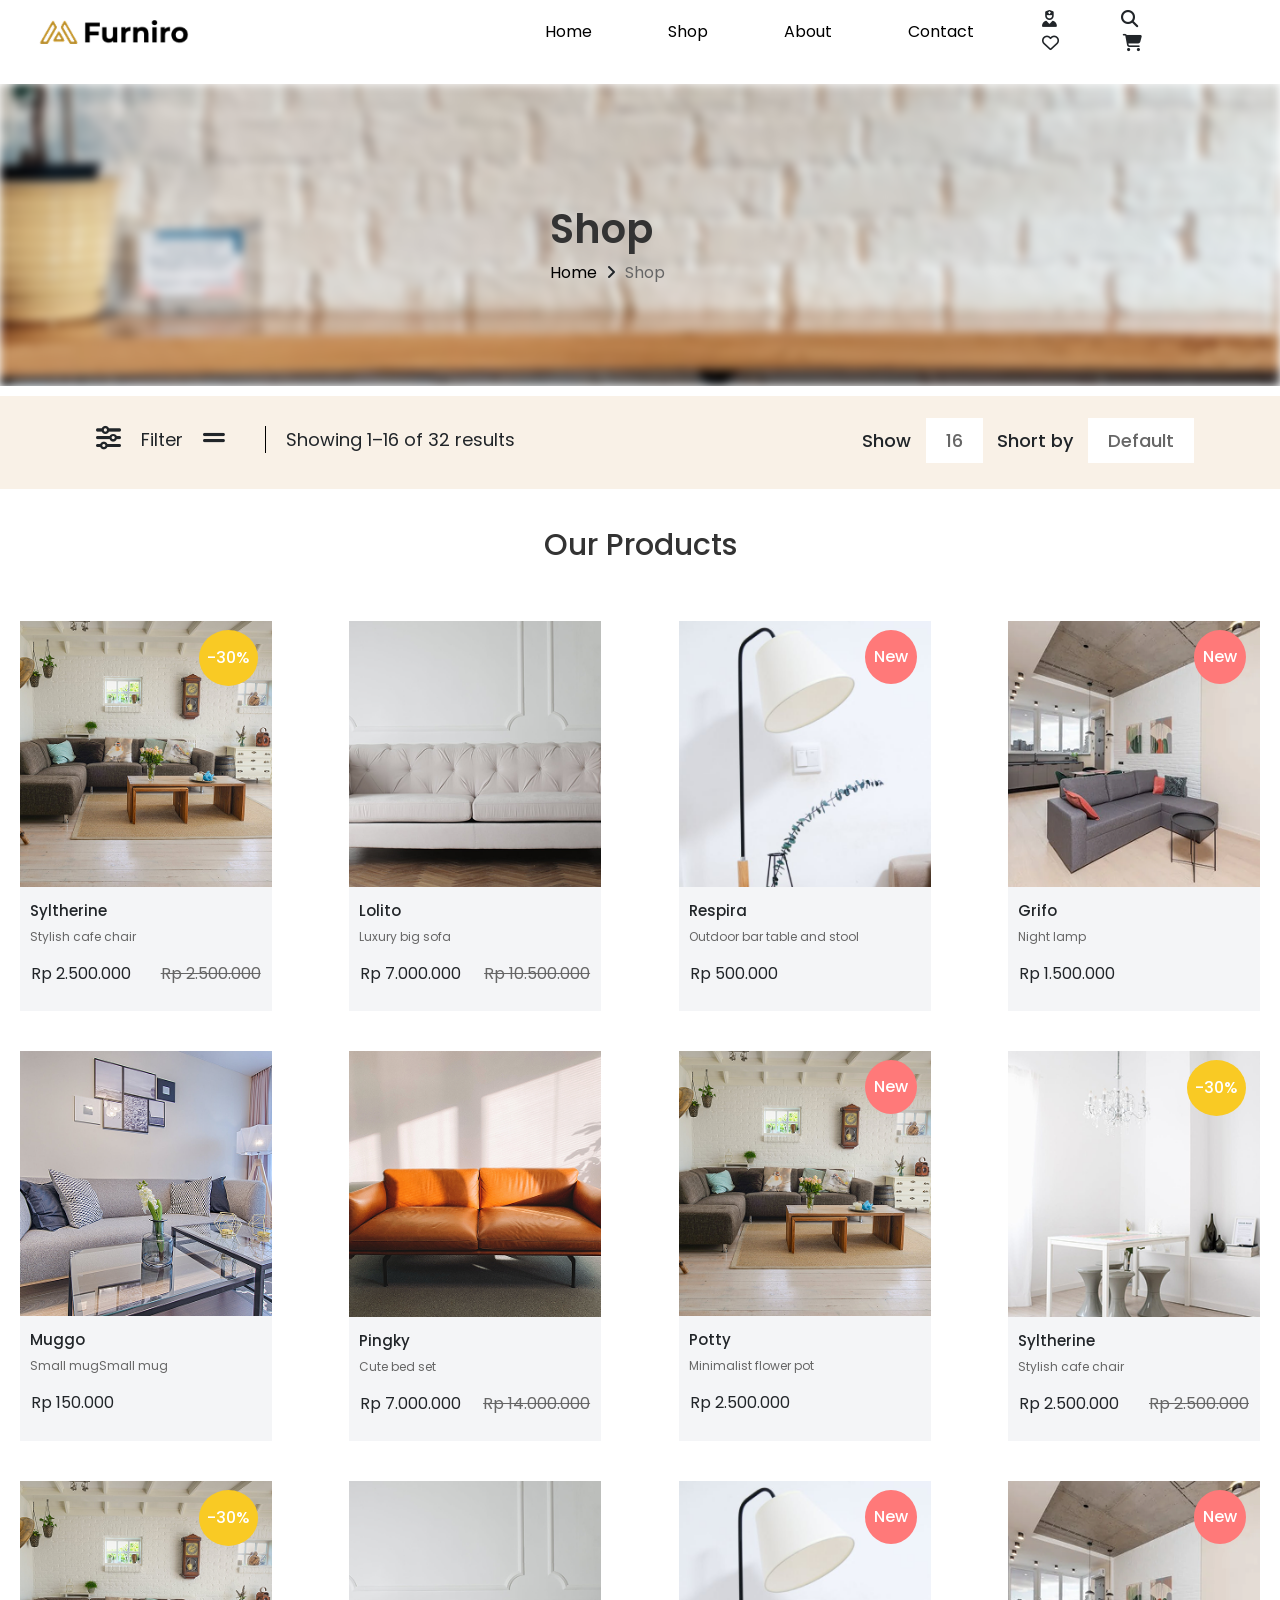
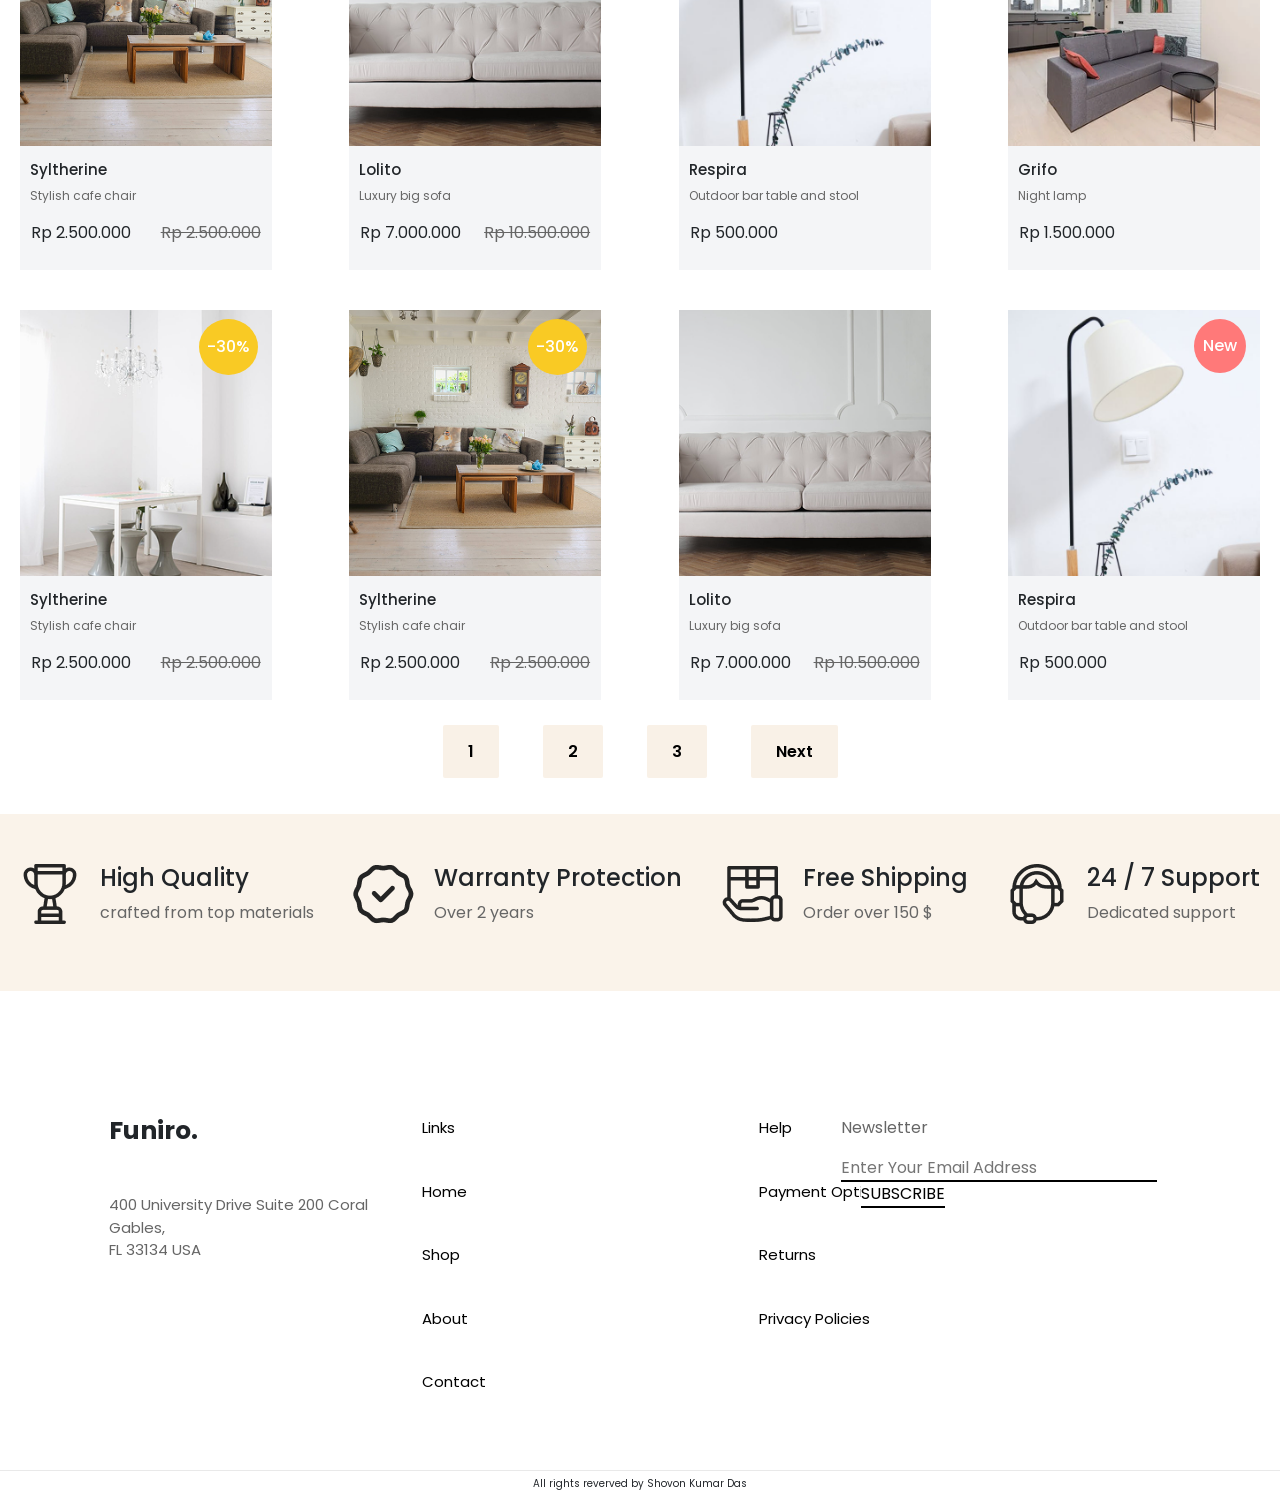
<file: shop.html>
<!doctype html>
<html lang="en">
  <head>
    <!-- Required meta tags -->
    <meta charset="utf-8">
    <meta name="viewport" content="width=device-width, initial-scale=1">

    <!-- Bootstrap CSS -->
    <link rel="stylesheet" href="https://stackpath.bootstrapcdn.com/bootstrap/5.0.0-alpha1/css/bootstrap.min.css" integrity="sha384-r4NyP46KrjDleawBgD5tp8Y7UzmLA05oM1iAEQ17CSuDqnUK2+k9luXQOfXJCJ4I" crossorigin="anonymous">

    <!-- Google Font  -->
    <link rel="preconnect" href="https://fonts.googleapis.com">
    <link rel="preconnect" href="https://fonts.gstatic.com" crossorigin>
    <link href="https://fonts.googleapis.com/css2?family=Poppins:ital,wght@0,100;0,200;0,300;0,400;0,500;0,600;0,700;0,800;0,900;1,100;1,200;1,300;1,400;1,500;1,600;1,700;1,800;1,900&display=swap" rel="stylesheet">

    <title>Interior-Landing-Page-Full-Project-EXM</title>

    <link rel="stylesheet" href="https://cdnjs.cloudflare.com/ajax/libs/font-awesome/6.7.2/css/all.min.css" integrity="sha512-Evv84Mr4kqVGRNSgIGL/F/aIDqQb7xQ2vcrdIwxfjThSH8CSR7PBEakCr51Ck+w+/U6swU2Im1vVX0SVk9ABhg==" crossorigin="anonymous" referrerpolicy="no-referrer" />

    <!-- css link -->
        <link rel="stylesheet" href="./style.css">
        <!-- File.js Link -->
        

  </head>
  <body>
    <!---------------------------------- Navigation-Section------------ -->

    <nav class="navbar navbar-expand-lg navbar-light bg-light">
      <button class="navbar-toggler" type="button" data-toggle="collapse" data-target="#navbarTogglerDemo03" aria-controls="navbarTogglerDemo03" aria-expanded="false" aria-label="Toggle navigation">
        <span class="navbar-toggler-icon"></span>
      </button>
          <img src="./img/Frame 168.png"class="navbar-brand logo-img" alt="">
    
      <div class="collapse navbar-collapse" id="navbarTogglerDemo03">
        <ul class="navbar-nav mr-auto mt-2 mt-lg-0 nav-ul">
          <li class="nav-item ">
            <a class="nav-link" href="index.html">Home </a>
          </li>
          <li class="nav-item">
            <a class="nav-link" href="shop.html">Shop</a>
          </li>
          <li class="nav-item">
            <a class="nav-link" href="blog.html">About</a>
          </li>
          <li class="nav-item">
            <a class="nav-link" href="contact.html">Contact</a>
          </li>
        </ul>

        <div class="logo my-2 my-lg-0">
          <i class="fa-solid fa-user-nurse mr-sm-2"></i>
          <i class="fa-solid fa-magnifying-glass mr-sm-2"></i>
          <i class="fa-regular fa-heart mr-sm-2"></i>
          <i class="fa-solid fa-cart-shopping mr-sm-2"></i>
        </div>

      </div>
    </nav>


     <!---------------------------------- Navigation-Section------------ -->

    <!---------------------------------------- Baner-section--------------------------- -->
    <section class="shop-baner">
       <div class="main-shop-background">
        
       </div>
       <div class="shop-banar-text">
        <h1>Shop</h1>
        <a href="#">Home</a>
        <i class="fa-solid fa-angle-right"></i>
        <span><a href="#">Shop</a></span>
         
       </div>
    </section>

    <!---------------------------------------- Baner-section-end--------------------------- -->

    <!---------------------------------------- Filter-section--------------------------- -->

    <section class="filter-section">
        <div class="section-left">
          <div class="filter-icon">
            <i class="fa-solid fa-sliders"></i>
            <span>Filter</span>
            <i class="fa-solid fa-grip-lines"></i>
            <p>Showing 1–16 of 32 results</p>
          </div>
        </div>
        <div class="section-right">
          <div class="show">
            <h3>Show <span>16</span></h3>
            <h3>Short by <span>Default</span></h3>
          </div>
        </div>
    </section>


    <!---------------------------------------- Filter-section--------------------------- -->


<!-- ----------------Our Product----------------------- -->
         <!-- ----------------Card-section---------------------- -->

         <Section class="Product">
          <h1>Our Products</h1>
          <div class="inner-section">

              
              <div class="product-list ten">
                  <div class="hover-content">
                      <div class="inner-content">
                       <div class="button">
                        <a href="single-product.html">Add to cart</a>
                       </div>
                       <div class="icon">
                           <i class="fa-solid fa-share-nodes"><span>Share</span> </i>
                           <i class="fa-solid fa-code-compare"><span>Compare</span></i>
                           <i class="fa-regular fa-heart"> <span>Like</span></i>
                       </div>
                      </div>
                      
                   </div>
                  <img src="./img/Images(2).png" alt="">
                  <div class="list-text">
                      <h2>Syltherine</h2>
                      <p>Stylish cafe chair</p>
                  </div>
                  <div class="list-wrap">
                      <span>Rp 2.500.000</span>
                      <del>Rp 2.500.000</del>
                  </div>
              </div>



              <div class="product-list">
                  <div class="hover-content">
                      <div class="inner-content">
                       <div class="button">
                        <a href="single-product.html">Add to cart</a>
                       </div>
                       <div class="icon">
                           <i class="fa-solid fa-share-nodes"><span>Share</span> </i>
                           <i class="fa-solid fa-code-compare"><span>Compare</span></i>
                           <i class="fa-regular fa-heart"> <span>Like</span></i>
                       </div>
                      </div>
                      
                   </div>
                  <img src="./img/Images(3).png" alt="">
                  <div class="list-text">
                      <h2>Lolito</h2>
                      <p>Luxury big sofa</p>
                  </div>
                  <div class="list-wrap">
                      <span>Rp 7.000.000</span>
                      <del>Rp 10.500.000</del>
                  </div>
              </div>



              <div class="product-list New">
                  <div class="hover-content">
                     <div class="inner-content">
                      <div class="button">
                        <a href="single-product.html">Add to cart</a>
                      </div>
                      <div class="icon">
                          <i class="fa-solid fa-share-nodes"><span>Share</span> </i>
                          <i class="fa-solid fa-code-compare"><span>Compare</span></i>
                          <i class="fa-regular fa-heart"> <span>Like</span></i>
                      </div>
                     </div>
                     
                  </div>
                  <img src="./img/Images(4).png" alt="">
                  <div class="list-text">
                      <h2>Respira</h2>
                      <p>Outdoor bar table and stool</p>
                  </div>
                  <div class="list-wrap">
                      <span>Rp 500.000</span>
                      
                  </div>
              </div>



              <div class="product-list New">
                  <div class="hover-content">
                      <div class="inner-content">
                       <div class="button">
                        <a href="single-product.html">Add to cart</a>
                       </div>
                       <div class="icon">
                           <i class="fa-solid fa-share-nodes"><span>Share</span> </i>
                           <i class="fa-solid fa-code-compare"><span>Compare</span></i>
                           <i class="fa-regular fa-heart"> <span>Like</span></i>
                       </div>
                      </div>
                      
                   </div>
                  <img src="./img/Images(5).png" alt="">
                  <div class="list-text">
                      <h2>Grifo</h2>
                      <p>Night lamp</p>
                  </div>
                  <div class="list-wrap">
                      <span>Rp 1.500.000</span>
                      
                  </div>
              </div>



              <div class="product-list ">
                  <div class="hover-content">
                      <div class="inner-content">
                       <div class="button">
                        <a href="single-product.html">Add to cart</a>
                       </div>
                       <div class="icon">
                           <i class="fa-solid fa-share-nodes"><span>Share</span> </i>
                           <i class="fa-solid fa-code-compare"><span>Compare</span></i>
                           <i class="fa-regular fa-heart"> <span>Like</span></i>
                       </div>
                      </div>
                      
                   </div>
                  <img src="./img/Images(6).png" alt="">
                  <div class="list-text">
                      <h2>Muggo</h2>
                      <p>Small mugSmall mug</p>
                  </div>
                  <div class="list-wrap">
                      <span>Rp 150.000</span>
                      
                  </div>
              </div>



              <div class="product-list">
                  <div class="hover-content">
                      <div class="inner-content">
                       <div class="button">
                        <a href="single-product.html">Add to cart</a>
                       </div>
                       <div class="icon">
                           <i class="fa-solid fa-share-nodes"><span>Share</span> </i>
                           <i class="fa-solid fa-code-compare"><span>Compare</span></i>
                           <i class="fa-regular fa-heart"> <span>Like</span></i>
                       </div>
                      </div>
                      
                   </div>
                  <img src="./img/Images(7).png" alt="">
                  <div class="list-text">
                      <h2>Pingky</h2>
                      <p>Cute bed set</p>
                  </div>
                  <div class="list-wrap">
                      <span>Rp 7.000.000</span>
                      <del>Rp 14.000.000</del>
                  </div>
              </div>


              <div class="product-list New">
                  <div class="hover-content">
                      <div class="inner-content">
                       <div class="button">
                        <a href="single-product.html">Add to cart</a>
                       </div>
                       <div class="icon">
                           <i class="fa-solid fa-share-nodes"><span>Share</span> </i>
                           <i class="fa-solid fa-code-compare"><span>Compare</span></i>
                           <i class="fa-regular fa-heart"> <span>Like</span></i>
                       </div>
                      </div>
                      
                   </div>
                  <img src="./img/Images(2).png" alt="">
                  <div class="list-text">
                      <h2>Potty</h2>
                      <p>Minimalist flower pot</p>
                  </div>
                  <div class="list-wrap">
                      <span>Rp 2.500.000</span>
                      
                  </div>
              </div>


              <div class="product-list ten">
                  <div class="hover-content">
                      <div class="inner-content">
                       <div class="button">
                        <a href="single-product.html">Add to cart</a>
                       </div>
                       <div class="icon">
                           <i class="fa-solid fa-share-nodes"><span>Share</span> </i>
                           <i class="fa-solid fa-code-compare"><span>Compare</span></i>
                           <i class="fa-regular fa-heart"> <span>Like</span></i>
                       </div>
                      </div>
                      
                   </div>
                  <img src="./img/image 1.png" alt="">
                  <div class="list-text">
                      <h2>Syltherine</h2>
                      <p>Stylish cafe chair</p>
                  </div>
                  <div class="list-wrap">
                      <span>Rp 2.500.000</span>
                      <del>Rp 2.500.000</del>
                  </div>
              </div>
              <div class="product-list ten">
                <div class="hover-content">
                    <div class="inner-content">
                     <div class="button">
                        <a href="single-product.html">Add to cart</a>
                     </div>
                     <div class="icon">
                         <i class="fa-solid fa-share-nodes"><span>Share</span> </i>
                         <i class="fa-solid fa-code-compare"><span>Compare</span></i>
                         <i class="fa-regular fa-heart"> <span>Like</span></i>
                     </div>
                    </div>
                    
                 </div>
                <img src="./img/Images(2).png" alt="">
                <div class="list-text">
                    <h2>Syltherine</h2>
                    <p>Stylish cafe chair</p>
                </div>
                <div class="list-wrap">
                    <span>Rp 2.500.000</span>
                    <del>Rp 2.500.000</del>
                </div>
            </div>



            <div class="product-list">
                <div class="hover-content">
                    <div class="inner-content">
                     <div class="button">
                        <a href="single-product.html">Add to cart</a>
                     </div>
                     <div class="icon">
                         <i class="fa-solid fa-share-nodes"><span>Share</span> </i>
                         <i class="fa-solid fa-code-compare"><span>Compare</span></i>
                         <i class="fa-regular fa-heart"> <span>Like</span></i>
                     </div>
                    </div>
                    
                 </div>
                <img src="./img/Images(3).png" alt="">
                <div class="list-text">
                    <h2>Lolito</h2>
                    <p>Luxury big sofa</p>
                </div>
                <div class="list-wrap">
                    <span>Rp 7.000.000</span>
                    <del>Rp 10.500.000</del>
                </div>
            </div>



            <div class="product-list New">
                <div class="hover-content">
                   <div class="inner-content">
                    <div class="button">
                        <a href="single-product.html">Add to cart</a>
                    </div>
                    <div class="icon">
                        <i class="fa-solid fa-share-nodes"><span>Share</span> </i>
                        <i class="fa-solid fa-code-compare"><span>Compare</span></i>
                        <i class="fa-regular fa-heart"> <span>Like</span></i>
                    </div>
                   </div>
                   
                </div>
                <img src="./img/Images(4).png" alt="">
                <div class="list-text">
                    <h2>Respira</h2>
                    <p>Outdoor bar table and stool</p>
                </div>
                <div class="list-wrap">
                    <span>Rp 500.000</span>
                    
                </div>
            </div>



            <div class="product-list New">
                <div class="hover-content">
                    <div class="inner-content">
                     <div class="button">
                        <a href="single-product.html">Add to cart</a>
                     </div>
                     <div class="icon">
                         <i class="fa-solid fa-share-nodes"><span>Share</span> </i>
                         <i class="fa-solid fa-code-compare"><span>Compare</span></i>
                         <i class="fa-regular fa-heart"> <span>Like</span></i>
                     </div>
                    </div>
                    
                 </div>
                <img src="./img/Images(5).png" alt="">
                <div class="list-text">
                    <h2>Grifo</h2>
                    <p>Night lamp</p>
                </div>
                <div class="list-wrap">
                    <span>Rp 1.500.000</span>
                    
                </div>
            </div>

            <div class="product-list ten">
              <div class="hover-content">
                  <div class="inner-content">
                   <div class="button">
                    <a href="single-product.html">Add to cart</a>
                   </div>
                   <div class="icon">
                       <i class="fa-solid fa-share-nodes"><span>Share</span> </i>
                       <i class="fa-solid fa-code-compare"><span>Compare</span></i>
                       <i class="fa-regular fa-heart"> <span>Like</span></i>
                   </div>
                  </div>
                  
               </div>
              <img src="./img/image 1.png" alt="">
              <div class="list-text">
                  <h2>Syltherine</h2>
                  <p>Stylish cafe chair</p>
              </div>
              <div class="list-wrap">
                  <span>Rp 2.500.000</span>
                  <del>Rp 2.500.000</del>
              </div>
          </div>
          <div class="product-list ten">
            <div class="hover-content">
                <div class="inner-content">
                 <div class="button">
                    <a href="single-product.html">Add to cart</a>
                 </div>
                 <div class="icon">
                     <i class="fa-solid fa-share-nodes"><span>Share</span> </i>
                     <i class="fa-solid fa-code-compare"><span>Compare</span></i>
                     <i class="fa-regular fa-heart"> <span>Like</span></i>
                 </div>
                </div>
                
             </div>
            <img src="./img/Images(2).png" alt="">
            <div class="list-text">
                <h2>Syltherine</h2>
                <p>Stylish cafe chair</p>
            </div>
            <div class="list-wrap">
                <span>Rp 2.500.000</span>
                <del>Rp 2.500.000</del>
            </div>
        </div>



        <div class="product-list">
            <div class="hover-content">
                <div class="inner-content">
                 <div class="button">
                    <a href="single-product.html">Add to cart</a>
                 </div>
                 <div class="icon">
                     <i class="fa-solid fa-share-nodes"><span>Share</span> </i>
                     <i class="fa-solid fa-code-compare"><span>Compare</span></i>
                     <i class="fa-regular fa-heart"> <span>Like</span></i>
                 </div>
                </div>
                
             </div>
            <img src="./img/Images(3).png" alt="">
            <div class="list-text">
                <h2>Lolito</h2>
                <p>Luxury big sofa</p>
            </div>
            <div class="list-wrap">
                <span>Rp 7.000.000</span>
                <del>Rp 10.500.000</del>
            </div>
        </div>



        <div class="product-list New">
            <div class="hover-content">
               <div class="inner-content">
                <div class="button">
                    <a href="single-product.html">Add to cart</a>
                </div>
                <div class="icon">
                    <i class="fa-solid fa-share-nodes"><span>Share</span> </i>
                    <i class="fa-solid fa-code-compare"><span>Compare</span></i>
                    <i class="fa-regular fa-heart"> <span>Like</span></i>
                </div>
               </div>
               
            </div>
            <img src="./img/Images(4).png" alt="">
            <div class="list-text">
                <h2>Respira</h2>
                <p>Outdoor bar table and stool</p>
            </div>
            <div class="list-wrap">
                <span>Rp 500.000</span>
                
            </div>
        </div>

          </div>

          <div class="product-button">
            <a href="#">1</a>
            <a href="#">2</a>
            <a href="#">3</a>
            <a href="#">Next</a>
          </div>
     </Section>


     <!---------------------------------- Information-Section------------------------------ -->

     <section class="information">
          <div class="information-card">
            <div class="information-card-img">
              <img src="./img/trophy 1.png" alt="">
            </div>
            <div class="information-card-text">
                  <h4>High Quality</h4>
                  <p>crafted from top materials</p>
            </div>

          </div>
          <div class="information-card">
            <div class="information-card-img">
              <img src="./img/guarantee.png" alt="">
            </div>
            <div class="information-card-text">
                  <h4>Warranty Protection</h4>
                  <p>Over 2 years</p>
            </div>

          </div>
          <div class="information-card">
            <div class="information-card-img">
              <img src="./img/shipping.png" alt="">
            </div>
            <div class="information-card-text">
                  <h4>Free Shipping</h4>
                  <p>Order over 150 $</p>
            </div>

          </div>
          <div class="information-card">
            <div class="information-card-img">
              <img src="./img/customer-support.png" alt="">
            </div>
            <div class="information-card-text">
                  <h4>24 / 7 Support</h4>
                  <p>Dedicated support</p>
            </div>

          </div>
     </section>

<!-- ---------------------------------------Footer-section-------------------- -->

     <section class="footer">
      <div class="main-footer">
          <div class="footer-collam-1">
              <h1>Funiro.</h1>
              <p>400 University Drive Suite 200 Coral <br> Gables,
                 <br> FL 33134 USA</p>
          </div>
          <div class="footer-collam-2">
              <ul class="button-list ">
                  <li ><a class="paragrap-color" href="#">Links</a></li>
                  <li><a href="index.html">Home</a></li>
                  <li><a href="shop.html">Shop</a></li>
                  <li><a href="blog.html">About</a></li>
                  <li><a href="contact.html">Contact</a></li>
              </ul>
              <div class="footer-collam-3">
                  <ul class="button-list">
                      <li ><a class="paragrap-color" href="#">Help</a></li>
                      <li><a href="#">Payment Options</a></li>
                      <li><a href="#">Returns</a></li>
                      <li><a href="#">Privacy Policies</a></li>
                      
                  </ul>
              </div>
          </div>
          
          <div class="footer-collam-4">
              <p class="paragrap-color">Newsletter</p>
              <form action="email" class="footer-from">
                  <input class="from-body" type="email" placeholder="Enter Your Email Address" name="email" id="email">
                  <input class="from-btn" type="button" value="SUBSCRIBE">
              </form>
          </div>
          
      

      </div>
</section>
<section>
  <div class="reverved">
      <p>All rights reverved by <span>Shovon Kumar Das</span></p>
  </div>
</section>
  </body>
</file>
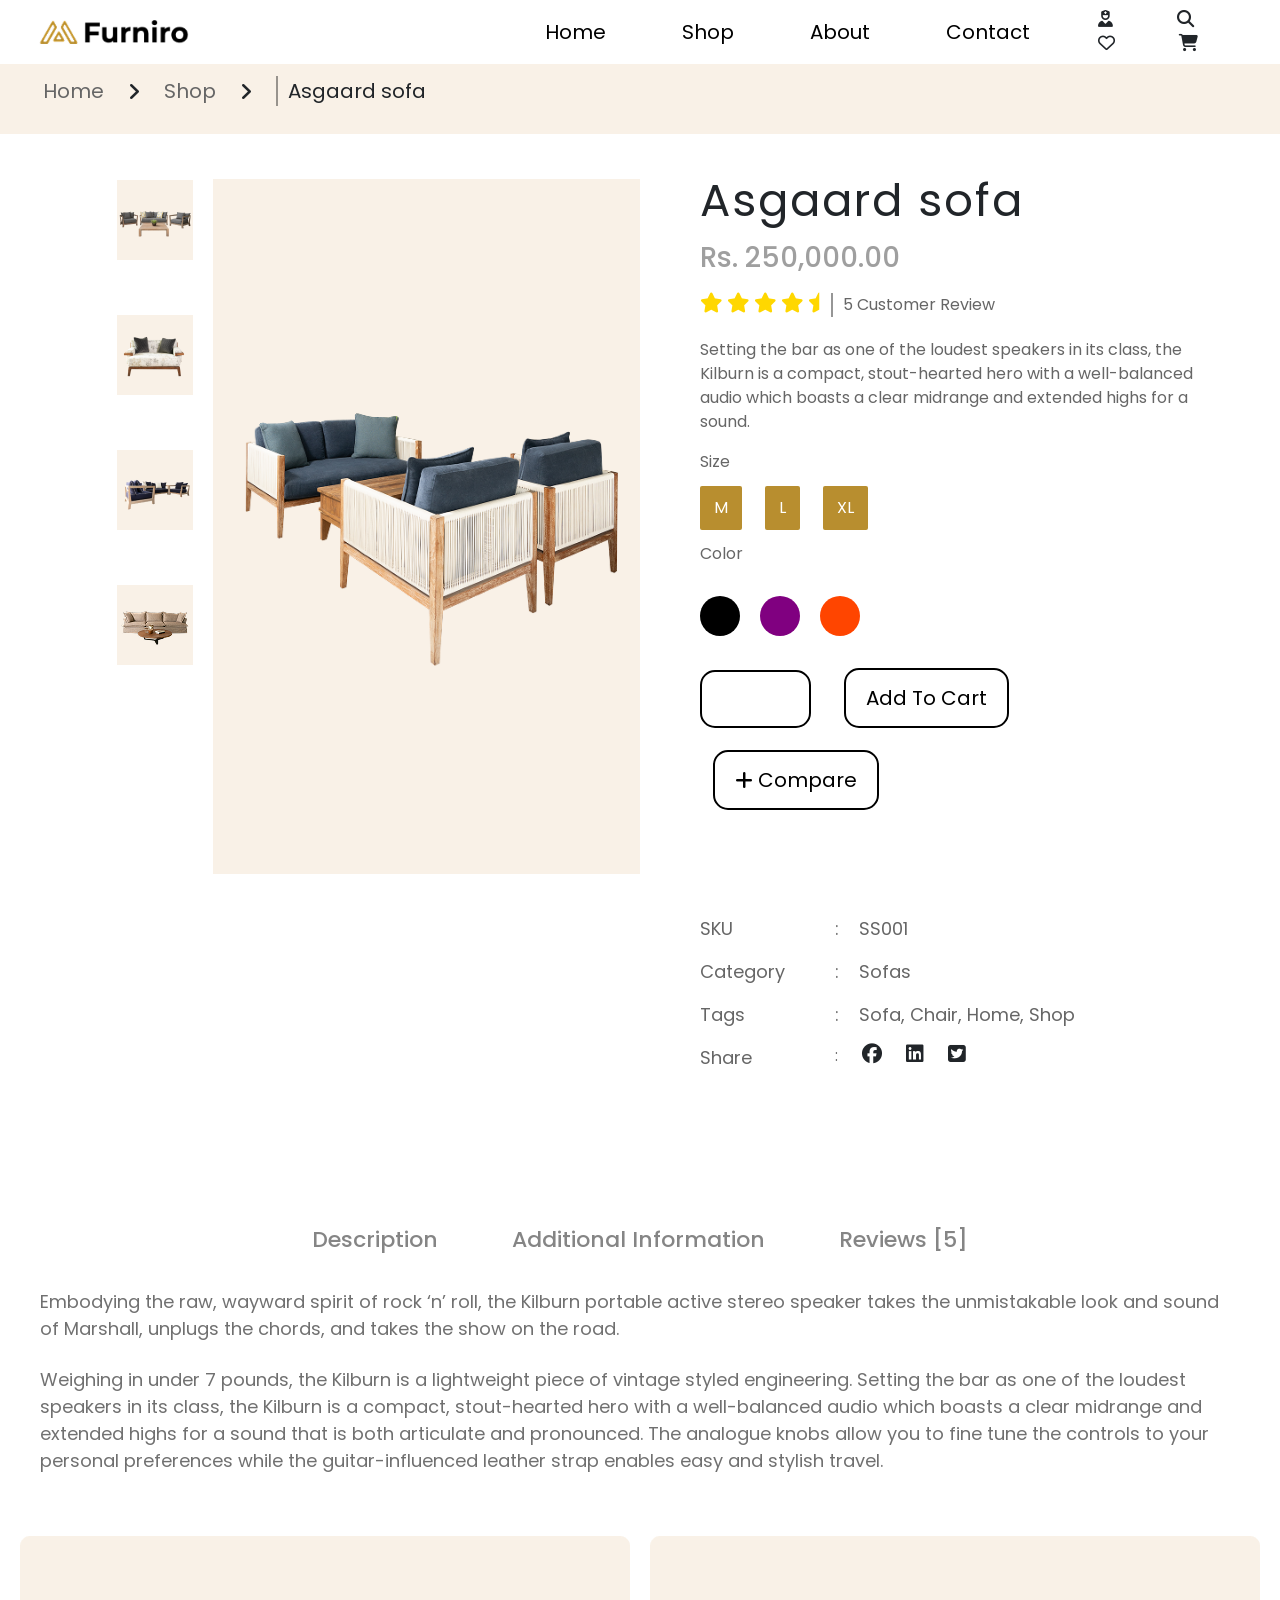
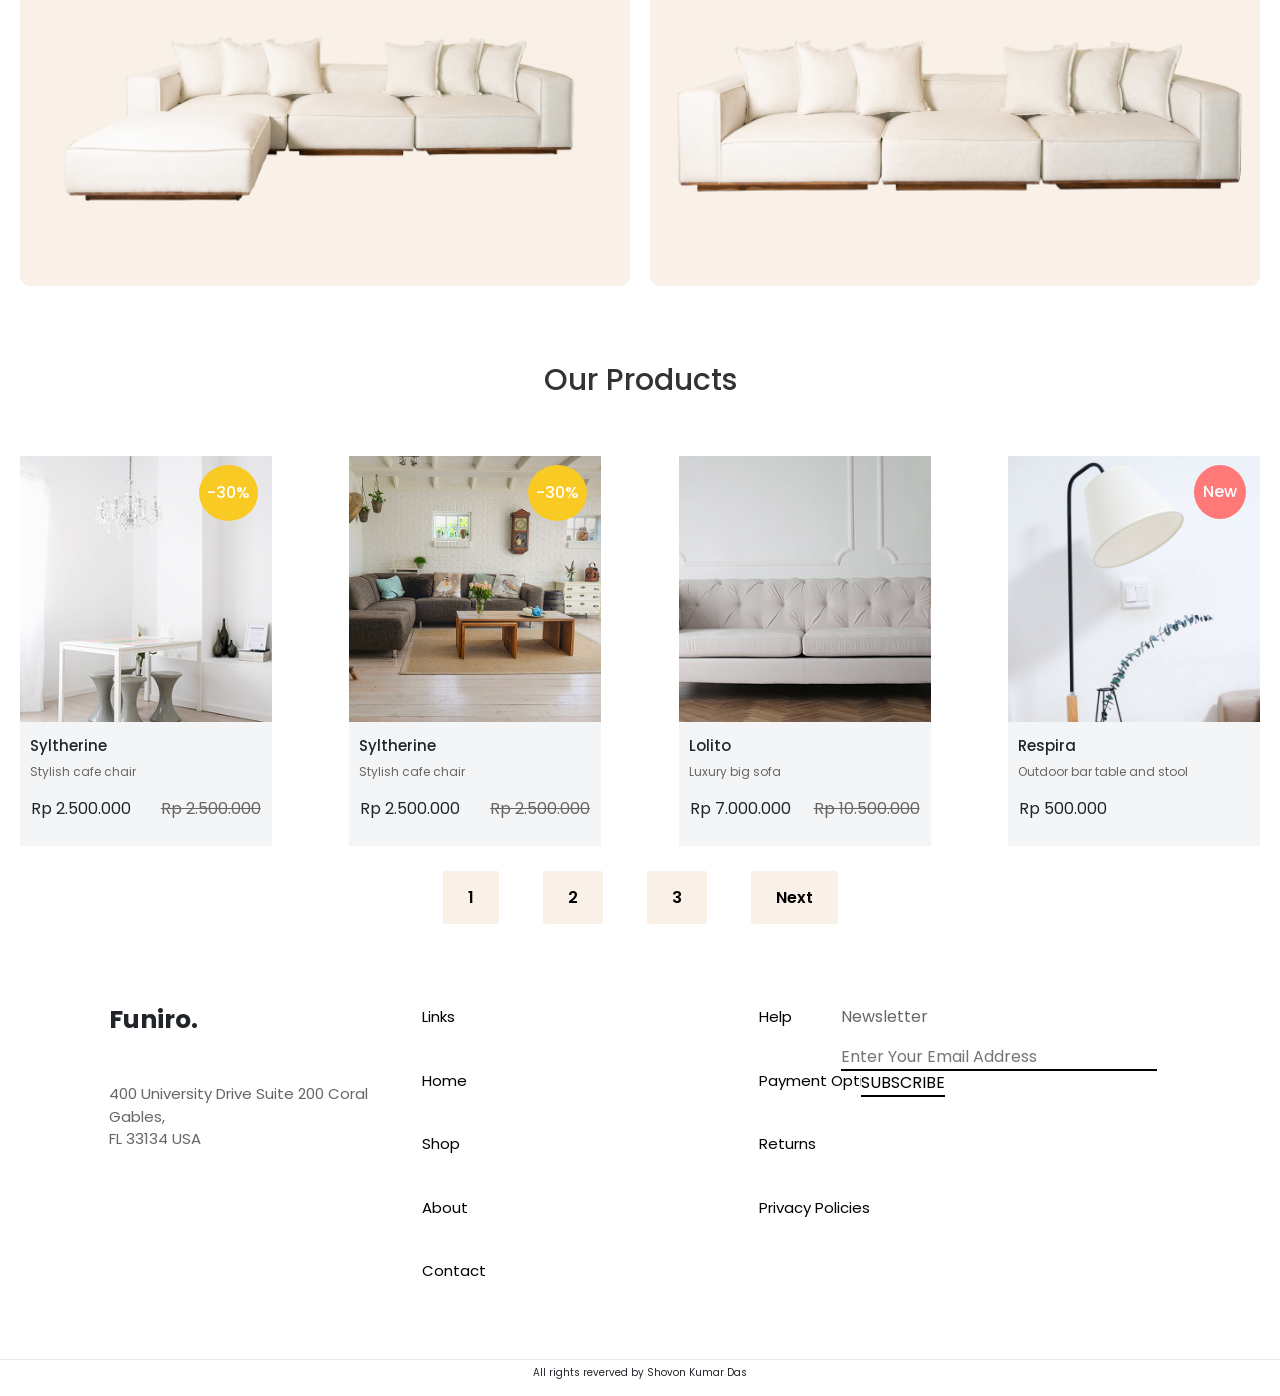
<file: single-product.html>
<!doctype html>
<html lang="en">
  <head>
    <!-- Required meta tags -->
    <meta charset="utf-8">
    <meta name="viewport" content="width=device-width, initial-scale=1">

    <!-- Bootstrap CSS -->
    <link rel="stylesheet" href="https://stackpath.bootstrapcdn.com/bootstrap/5.0.0-alpha1/css/bootstrap.min.css" integrity="sha384-r4NyP46KrjDleawBgD5tp8Y7UzmLA05oM1iAEQ17CSuDqnUK2+k9luXQOfXJCJ4I" crossorigin="anonymous">

    <!-- Google Font  -->
    <link rel="preconnect" href="https://fonts.googleapis.com">
    <link rel="preconnect" href="https://fonts.gstatic.com" crossorigin>
    <link href="https://fonts.googleapis.com/css2?family=Poppins:ital,wght@0,100;0,200;0,300;0,400;0,500;0,600;0,700;0,800;0,900;1,100;1,200;1,300;1,400;1,500;1,600;1,700;1,800;1,900&display=swap" rel="stylesheet">

    <title>Interior-Landing-Page-Full-Project-EXM</title>

    <link rel="stylesheet" href="https://cdnjs.cloudflare.com/ajax/libs/font-awesome/6.7.2/css/all.min.css" integrity="sha512-Evv84Mr4kqVGRNSgIGL/F/aIDqQb7xQ2vcrdIwxfjThSH8CSR7PBEakCr51Ck+w+/U6swU2Im1vVX0SVk9ABhg==" crossorigin="anonymous" referrerpolicy="no-referrer" />

    <!-- css link -->
        <link rel="stylesheet" href="style.css">
        <link rel="stylesheet" href="single-product.css">
        <!-- File.js Link -->
        
        

  </head>
  <body>
    
   <!---------------------------------- Navigation-Section------------ -->

   <nav class="navbar navbar-expand-lg navbar-light bg-light">
    <button class="navbar-toggler" type="button" data-toggle="collapse" data-target="#navbarTogglerDemo03" aria-controls="navbarTogglerDemo03" aria-expanded="false" aria-label="Toggle navigation">
      <span class="navbar-toggler-icon"></span>
    </button>
        <img src="./img/Frame 168.png"class="navbar-brand logo-img" alt="">
  
    <div class="collapse navbar-collapse" id="navbarTogglerDemo03">
      <ul class="navbar-nav mr-auto mt-2 mt-lg-0 nav-ul">
        <li class="nav-item ">
          <a class="nav-link" href="index.html">Home </a>
        </li>
        <li class="nav-item">
          <a class="nav-link" href="shop.html">Shop</a>
        </li>
        <li class="nav-item">
          <a class="nav-link" href="blog.html">About</a>
        </li>
        <li class="nav-item">
          <a class="nav-link" href="contact.html">Contact</a>
        </li>
      </ul>

      <div class="logo my-2 my-lg-0">
        <i class="fa-solid fa-user-nurse mr-sm-2"></i>
        <i class="fa-solid fa-magnifying-glass mr-sm-2"></i>
        <i class="fa-regular fa-heart mr-sm-2"></i>
        <i class="fa-solid fa-cart-shopping mr-sm-2"></i>
      </div>

    </div>
  </nav>


   <!---------------------------------- Navigation-Section------------ -->

   <!-- --------------------------------Indicator-section------------ -->

   <section class="indicator">
      <div class="main-indicator">
        <span><a href="index.html">Home</a></span>
        <i class="fa-solid fa-angle-right"></i>
        <span><a href="shop.html">Shop</a></span>
        <i class="fa-solid fa-angle-right"></i>
        <p>Asgaard sofa</p>
      </div>
   </section>     


  <!-- --------------------------------Indicator-section-End------------ -->


  <!----------------------------- Add To Card-Section---------------- -->
   <section class="add-to-card">

    <div class="main-card">
      <div class="collam_img">
        <img src="./img/Mask group(2).png" alt="">
        <img src="./img/Mask group(3).png" alt="">
        <img src="./img/Mask group(4).png" alt="">
        <img src="./img/Mask group(5).png" alt="">
      </div>
      <div class="middle-img">
        <img src="./img/Asgaard sofa 3.png" alt="">
      </div>
      <div class="right-text">
        <h1>Asgaard sofa</h1>
        <h3>Rs. 250,000.00</h3>
        <div class="rateing">
          <div class="star">
            <i class="fa-solid fa-star"></i>
            <i class="fa-solid fa-star"></i>
            <i class="fa-solid fa-star"></i>
            <i class="fa-solid fa-star"></i>
            <i class="fa-solid fa-star-half"></i>
          </div>
          <div class="review">
            <p>5 Customer Review</p>
          </div>
        </div>
        <p>Setting the bar as one of the loudest speakers in its class, the Kilburn is a compact, stout-hearted hero with a well-balanced audio which boasts a clear midrange and extended highs for a sound.
        </p>
        <span>Size</span>
        <div class="right-text-button">
          <a href="#">M</a>
          <a href="#">L</a>
          <a href="#">XL</a>
        </div>
        <span>Color</span>

        <div class="Main_color">
          <div class="color black"></div>
          <div class="color purple"></div>
          <div class="color orange"></div>
        </div>
         
        
        <!-- Last-3-button -->

        <div class="main-button">
          <div class="number">
            <input type="number" id="quantity" name="quantity" min="1" max="5">
          </div>


          <div class="btn">
            <a href="card.html">Add To Cart</a>
          </div>

          <div class="btn">
            <a href="#"><i class="fa-solid fa-plus"></i> Compare</a>
          </div>



        </div>


        <div class="internal-information">
          <div class="info-left">
            <p>SKU</p>
            <p>Category</p>
            <p>Tags</p>
            <p>Share</p>
          </div>
          <div class="info-right">
            <p><span>:</span>SS001</p>
            <p><span>:</span>Sofas</p>
            <p><span>:</span>Sofa, Chair, Home, Shop</p>
            <div class="info-logo">
              <span>:</span>
              <i class="fa-brands fa-facebook"></i>
              <i class="fa-brands fa-linkedin"></i>
              <i class="fa-brands fa-square-twitter"></i>
            </div>
            
          </div>
        </div>

      </div>
    </div>
    

   </section>
  <!---------------------------Add To Card-Section- end---------------- -->


   <!-- _--------------------Details-section------------------ -->

   <section class="details-Part">
      <div class="details-part-main">
        <div class="Discription">
          
          <div class="Discription-details">
            <div class="dis-button">
              <a class="kalo" href="#">Description</a>
              <a href="#">Additional Information</a>
              <a href="#">Reviews [5]</a>
            </div>
            <span>Embodying the raw, wayward spirit of rock ‘n’ roll, the Kilburn portable active stereo speaker takes the unmistakable look and sound of Marshall, unplugs the chords, and takes the show on the road.</span>


            <p>Weighing in under 7 pounds, the Kilburn is a lightweight piece of vintage styled engineering. Setting the bar as one of the loudest speakers in its class, the Kilburn is a compact, stout-hearted hero with a well-balanced audio which boasts a clear midrange and extended highs for a sound that is both articulate and pronounced. The analogue knobs allow you to fine tune the controls to your personal preferences while the guitar-influenced leather strap enables easy and stylish travel.</p>
          </div>

          <div class="details-part-img">
            <img src="./img/Group 106.png" alt="">
            <img src="./img/Group 107.png" alt="">
          </div>
          

        </div>
       
      </div>
   </section>


   <!-- _--------------------Details-section-End------------------ -->

<!-- ----------------Our Product----------------------- -->
         <!-- ----------------Card-section---------------------- -->

         <Section class="Product">
          <h1>Our Products</h1>
          <div class="inner-section">

            <div class="product-list ten">
              <div class="hover-content">
                  <div class="inner-content">
                   <div class="button">
                    <a href="single-product.html">Add to cart</a>
                   </div>
                   <div class="icon">
                       <i class="fa-solid fa-share-nodes"><span>Share</span> </i>
                       <i class="fa-solid fa-code-compare"><span>Compare</span></i>
                       <i class="fa-regular fa-heart"> <span>Like</span></i>
                   </div>
                  </div>
                  
               </div>
              <img src="./img/image 1.png" alt="">
              <div class="list-text">
                  <h2>Syltherine</h2>
                  <p>Stylish cafe chair</p>
              </div>
              <div class="list-wrap">
                  <span>Rp 2.500.000</span>
                  <del>Rp 2.500.000</del>
              </div>
          </div>
          <div class="product-list ten">
            <div class="hover-content">
                <div class="inner-content">
                 <div class="button">
                    <a href="single-product.html">Add to cart</a>
                 </div>
                 <div class="icon">
                     <i class="fa-solid fa-share-nodes"><span>Share</span> </i>
                     <i class="fa-solid fa-code-compare"><span>Compare</span></i>
                     <i class="fa-regular fa-heart"> <span>Like</span></i>
                 </div>
                </div>
                
             </div>
            <img src="./img/Images(2).png" alt="">
            <div class="list-text">
                <h2>Syltherine</h2>
                <p>Stylish cafe chair</p>
            </div>
            <div class="list-wrap">
                <span>Rp 2.500.000</span>
                <del>Rp 2.500.000</del>
            </div>
        </div>



        <div class="product-list">
            <div class="hover-content">
                <div class="inner-content">
                 <div class="button">
                    <a href="single-product.html">Add to cart</a>
                 </div>
                 <div class="icon">
                     <i class="fa-solid fa-share-nodes"><span>Share</span> </i>
                     <i class="fa-solid fa-code-compare"><span>Compare</span></i>
                     <i class="fa-regular fa-heart"> <span>Like</span></i>
                 </div>
                </div>
                
             </div>
            <img src="./img/Images(3).png" alt="">
            <div class="list-text">
                <h2>Lolito</h2>
                <p>Luxury big sofa</p>
            </div>
            <div class="list-wrap">
                <span>Rp 7.000.000</span>
                <del>Rp 10.500.000</del>
            </div>
        </div>



        <div class="product-list New">
            <div class="hover-content">
               <div class="inner-content">
                <div class="button">
                    <a href="single-product.html">Add to cart</a>
                </div>
                <div class="icon">
                    <i class="fa-solid fa-share-nodes"><span>Share</span> </i>
                    <i class="fa-solid fa-code-compare"><span>Compare</span></i>
                    <i class="fa-regular fa-heart"> <span>Like</span></i>
                </div>
               </div>
               
            </div>
            <img src="./img/Images(4).png" alt="">
            <div class="list-text">
                <h2>Respira</h2>
                <p>Outdoor bar table and stool</p>
            </div>
            <div class="list-wrap">
                <span>Rp 500.000</span>
                
            </div>
        </div>

          </div>

          <div class="product-button">
            <a href="#">1</a>
            <a href="#">2</a>
            <a href="#">3</a>
            <a href="#">Next</a>
          </div>
     </Section>
     

<!-- ---------------------------------------Footer-section-------------------- -->

<section class="footer">
  <div class="main-footer">
      <div class="footer-collam-1">
          <h1>Funiro.</h1>
          <p>400 University Drive Suite 200 Coral <br> Gables,
             <br> FL 33134 USA</p>
      </div>
      <div class="footer-collam-2">
            <ul class="button-list ">
              <li ><a class="paragrap-color" href="#">Links</a></li>
              <li><a href="index.html">Home</a></li>
              <li><a href="shop.html">Shop</a></li>
              <li><a href="blog.html">About</a></li>
              <li><a href="contact.html">Contact</a></li>
          </ul>
          <div class="footer-collam-3">
              <ul class="button-list">
                  <li ><a class="paragrap-color" href="#">Help</a></li>
                  <li><a href="#">Payment Options</a></li>
                  <li><a href="#">Returns</a></li>
                  <li><a href="#">Privacy Policies</a></li>
                  
              </ul>
          </div>
      </div>
      
      <div class="footer-collam-4">
          <p class="paragrap-color">Newsletter</p>
          <form action="email" class="footer-from">
              <input class="from-body" type="email" placeholder="Enter Your Email Address" name="email" id="email">
              <input class="from-btn" type="button" value="SUBSCRIBE">
          </form>
      </div>
      
  

  </div>
</section>
<section>
<div class="reverved">
  <p>All rights reverved by <span>Shovon Kumar Das</span></p>
</div>
</section>



  </body>
</file>
<file: style.css>
*{
    padding: 0;
    margin: 0;
    box-sizing: border-box;
  font-family: "Poppins", sans-serif;
}

:root{
    --paragrap-color:#666666;
    --button-color:#B88E2F;
    --bg-color:#FCF8F3;
    --hadding-color:#333333;
    --h1-font-size: 30px;
    --Responsive-hadding-font-size: 15px;



}

/*------------------------------- navber responsive start -------------------------- */
.logo-img{
    margin-left: 1cm;
    max-width: 4cm;     
}
.bg-light {
	background-color: #fff !important;
}
.nav-ul{
    margin-left: 8cm;
    
}
.nav-ul li{
    margin:0px 30px
    
    
}
.nav-ul li a{
    transition: .3s;
    overflow: hidden;
    text-decoration: none;
}
.nav-ul li a:hover{
    border-bottom:3px solid #f1ac57;
}
.navbar-light .navbar-nav .nav-link {
	color: black !important;
}   
.logo{
    margin-right: 50px;
}
.logo i{
    font-size: 17px;
    margin: 0px 30px;
}
@media screen and (max-width: 800px){
    .nav-ul li {
        margin: 0px 20px;
    }
    .nav-ul {
        margin-left:0px ;
    }
}

/*------------------------------- navber responsive end-------------------------- */
/*------------------------------- Banner Section-------------------------- */
.banner{
    background-image: url(./img/scandinavian-interior-mockup-wall-decal-background\ 1.png);
    background-position: cover;
    background-repeat: no-repeat;
    background-size: 100%;
}

.Card {
	display: flex;
	justify-content: right;
	padding: 5cm 1cm 5cm 0cm;
}   
.inner-card {
	max-width: 16cm;
	padding: 30PX;
	background: #FFF3E3;
}
.card-title {
	letter-spacing: 4px;
    padding:5px 0px;
    display: inline-block;
}
.card-hadding{
    font-weight: 600;
    color: #B88E2F;
}
.card-paragraph {
	font-size: 15px;
}   

.button-main {
	text-decoration: none;
	padding: 13px 35px;
	color: white;
	background: #B88E2F;
	display: inline-block;
	border-radius: 2px;
}

/* Banner -responsive */
@media screen and (max-width: 1080px){
    .inner-card {
        max-width: 10cm;
        
    } 
    .card-title {
            padding: 0;
            font-size: 12px;
    }
    .card-hadding {
        font-weight: 600;
        color: #B88E2F;
        font-size: 24px;
    }
    .card-paragraph {
        font-size: 12px;
    }
    .button-main {
        padding: 8px 20px;
        font-size: 12px;
    }
    .Card {
        padding: 2cm 1cm 3cm 0px;
    }
}

@media screen and (max-width: 915px){
    .banner {
        background-repeat: inherit;
        background-size: cover ;
}
.card-paragraph {
    font-size: 10px;
}
.card-title {
    font-size: 10px;
}
.inner-card {
    max-width: 6cm;
    
}
.Card {
    justify-content: center;
    padding: 1cm 3cm 2cm 0px;
} 
.logo-img {
	max-width: 2.5cm;
}
}

/* Banner -responsive End */

/*------------------------------- Banner Section - End -------------------------- */
/* <!-- ------------------------Browse The Range ------------->
<!-- -------------------------Display-Section start---------- --> */

.display{
    max-width: 1200px;
    margin: auto;

}
.display-text{
        text-align: center;
        margin: 1cm;
    }

.display-text h1 {
    font-size: var(--h1-font-size);
    font-weight:600;
    color: var(--hadding-color);
}
.display-text p{
    color: var(--paragrap-color);
}
.main-display {
    display: grid;
    grid-template-columns: repeat(auto-fit, minmax(200px, 1fr));
    gap: 20px;
}
.display-img h1 {
    text-align: center;
    font-size: 18px;
    margin: 20px 0px;
    color: var(--hadding-color);
}
.display-img img{ 
    width: 100%;
}
/* ------------------------- Display-Responsive -------------------*/

/* @media screen and (max-width: 1195px){
    .product-list {
        background: #F4F5F7;
        margin: 20px;
        position: relative;
        width: 230px;
    }
    .product-list img{
        width: 100%;
    }
    .inner-section {
       
        column-gap: 0cm;
    }
    .list-wrap {
        
        font-size: 12px;
        margin-bottom: 20px !important;
    }
    
     

}


@media screen and (max-width: 1024px){
    .display-img h1 {

        font-size: var(--Responsive-hadding-font-size);
        
    }
    .display-text p {
        font-size: 12px;
    }
   
    .main-display {
        display: flex;
        gap: 0.4cm;
        justify-content: center;
        margin: 0px 20px;
    }
    .display{
        min-width: 1200px;
        margin: auto;
    
    }

}


@media screen and (max-width: 920px){
    .display-text h1 {
        font-size: var(--Responsive-hadding-font-size);
    }
    .display-text p {
        font-size: 12px;
    }
    .main-display {
        flex-direction: row;
        gap: 3px;
    } 
    .display-img h1 {
        font-size: 12px;
    }
} 
    


*/
@media screen and (max-width:1366px) {
    .display-img {
        margin: 0px 20px;
    }
    .main-display {
        gap: 0px;
    }
    /* .product-list {
       
        margin: 20px;
     
        width: 250px;
    }
    .product-list img {
        width: 100%;
    }
    .inner-section {
        column-gap: 0.4cm;
    } */
}
@media screen and (max-width:915px){

    .display-text h1 {
        font-size: 20px;
        text-align: center;
    }
    .display-text p {
        color: var(--paragrap-color);
        font-size: 12px;
    }
    .list-wrap {
        font-size: 12px;
    }

}

/* --------Display Responsive end ------- */

/* 
<!-- -------------------------Display-Section end---------- --> */


.Product{
    max-width: 1400px;
    margin: auto;
}
.Product h1 {
	text-align: center;
	color: var(--hadding-color);
	font-size: var(--h1-font-size);
	margin: 1cm 0px;
}
.inner-section {
	display: grid;
	grid-template-columns: repeat(auto-fit ,minmax(250px, 1fr));
	justify-items: center;
    column-gap: 1cm;
}
.product-list {
    background: #F4F5F7;
    margin: 20px;
    position: relative;
}
/* Before-After */
 .ten{
    position: relative;
 }
 .ten::after {
    position: absolute;
    content: "-30%";
    background-color: #f9ca24;
    color: white;
    top: 9px;
    right: 14px;
    padding: 16px 8px;
    font-weight: 500;
    border-radius: 50%;
    z-index: 5;
}
.New{
    position: relative;
}
.New::after{
    position: absolute;
    content: "New";
    background-color: #ff7979;
    color: white;
    top: 9px;
    right: 14px;
    padding: 15px 9px;
    font-weight: 500;
    border-radius: 50%;
    z-index: 5;
}
/* Before after end */
.list-text {
	margin-left: 10px;
}
.list-text h2 {
	font-size: 15px;
	padding-top: 15px;
	color: var(--h1-font-size);
}
.list-text p {
	font-size: 12px;
    color: var(--paragrap-color);
}
.list-wrap {
	display: flex;
	justify-content: space-between;
	margin: 0px 11px;
	margin-bottom: 25px;
}

.list-wrap del{
    color: var(--paragrap-color);
}

/* hover-content */
.hover-content {
	position: absolute;
	z-index: -1;
	width: 100%;
	height: 100%;
	text-align: center;
	top: 0cm;
	background-color: #0000008a;
    transition: ease-in-out .3s;
    
}
.inner-content{
    display: flex;
    flex-direction: column;
    justify-content: center;
    height: 100%;
    
}

.button a {
    text-decoration: none;
    padding: 10px 20px;
    background: white;
    border-radius: 3px;
    color: #B88E2F;
    margin: 20px;
    display: inline-block;
    transition: .3s;
}
.button a:hover{
    background: #B88E2F;
    color: #ffffff;
}
.icon {
    color: white;
    font-size: 15px;
}
.icon i{
    margin: 0px 10px;
}
.icon i span{
    font-weight: 200;
    margin: 0 5px;
}
/* hover-content-Hover */
.product-list:hover .hover-content {
    z-index: 1;
    
}
/*-------------------------------------Carosol-Section----------- */
.carosol{
    background-color: var(--bg-color);
}
.main-carosol{
    display: grid;
    /* grid-template-columns:  600px auto ; */
    grid-template-columns: repeat( auto-fit , minmax(250px, 1fr));
}

.carosol-text {
    justify-items: center;
    align-content: center;
    text-align: center;
}
.carosol-text h1 {
	font-size: 35px;
	margin: 10px 0px;
    font-weight: 600;
    color: var(--hadding-color);
}
.carosol-text p{
    font-size: 15px;
    color: var(--paragrap-color);
}

.carosol-img img {
	width:100%;
	padding: 40px 30px;
}
/*--------- Carosol-Section-Responsive------- */
@media screen and (max-width :915px ) {
    .carosol-text {
        text-align: center;
    }
    .carosol-text h1 {
        font-size: 20px;
        margin-top: 30px;
    }
    .carosol-text p {
        font-size: 12px;
    }
    .button a {
        
        padding: 7px 12px;
        margin: 10px;
        font-size: 12px;
    }
    .icon i {
        margin: 0px 5px;
        font-size: 12px;
    }
}
/*--------- Carosol-Section-Responsive END------- */
/* ----------------------------------------Galary - Section------------------- */


.main-galary{
    text-align: center;
}
.galary-text {
    margin-top: 1cm;
    position: relative;
    top: 1.5cm;
}
.galary-text p{
    color: var(--paragrap-color);
}
.galary-text h1 {
    font-size: 35px;
    color: var(--hadding-color);
}

.galary-img img {
    width: 100%;
  
}
/* ----------------- ---------Galary - Section-Responsive-------------*/

@media screen and (max-width:1180px){
    .galary-text {
        top: 0.5cm;
    }
    .galary-text h1 {
        font-size: 25px;
        
    }
    .inner-section {
        display: grid;
        grid-template-columns: repeat(auto-fit ,minmax(200px, 1fr));
        justify-items: center;
        column-gap: 0.5cm;
    }   
}
@media screen and (max-width:915px){
    .galary-text h1 {
        font-size: 20px;
    }
    .galary-text p {
        font-size: 12px;
    }
    .galary-text{
        padding: 0;
        margin-bottom: 0;
        top: 0.3cm;
    }
}
/* ----------------- ---------Galary - Section-Responsive END-------------*/

/* ---------------------------Section-footer-------------------- */
.footer {
	margin-top: 20px;
	margin-bottom: 20px;
}


.main-footer {
    display: grid;
    grid-template-columns: repeat(auto-fit, minmax(250px, 1fr));
    place-items: stretch center;
    padding: 2cm 1cm 0cm 1cm;
}
.footer-collam-1{}
.footer-collam-1 h1 {
	font-size: 25px;
	font-weight: bold;
}
.footer-collam-1 p {
	font-size: 15px;
	padding: 40px 0px;
    color: var(--paragrap-color);
}
.footer-collam-2 {
    display: flex;
    justify-content: space-between;
    min-width: 500px;
}
.button-list {
	list-style: none;
}
.button-list li a {
    font-size: 15px;
    margin-bottom: 40px;
    display: inline-block;
    text-decoration: none;
    color: black;
}
.button-list li a:hover{
    border-bottom: 2px solid #f1ac57;
}

.paragrap-color{
    color: var(--paragrap-color);
}
.button-list li a{}
.footer-collam-3{}
.footer-collam-4{}
.footer-collam-4 p{}
.footer-collam-5{}
.footer-from{}
.from-text{}
.from-body {
    border: none !important;
    outline: none;
    border-bottom: 2px solid #000000 !important;
    color: black;
}
.from-btn {
    outline: none;
    border: none;
    background: white;
    margin-left: 20px;
    border-bottom: 2px solid black !important;
}

.reverved {
	border-top: 1px solid #e9e9e9;
	padding-top: 5px;
	font-size: 10px;
	text-align: center;
}


/* -----------------Section-footer-responsive----------------- */ 
@media screen and (max-width: 1180px)
{
    .footer-collam-2 {
        display: flex;
        justify-content: center;
        min-width: 500px;
        gap: 50px;
    }
}


@media screen and (max-width: 915px) {
    
    .footer-collam-2 {
        display: flex;
        justify-content: center;
        min-width: 500px;
        gap: 50px;
    }
    
    .main-footer{
        padding: 0;
    }
    .main-footer {
        
        display: grid;
        
        justify-items: initial;
        
    }
    .button-list li a {
        font-size: 12px;
        margin-bottom: 15px;
    }
    .footer-collam-1 {
        text-align: center;
    }
    .footer-collam-1 h1 {
        font-size: 20px;
        font-weight: bold;
    }
    .footer-collam-1 p {
        font-size: 12px;
        padding: 10px 0px;
    }
    .footer {
        margin-top: 20px;
    }
    .footer-collam-4 p {
        font-size: 12px;
    }
    .from-body {
        border-bottom: 1px solid #000000 !important;
        width: 157px;
        font-size: 12px;
    }
    .from-btn {

        border-bottom: 1px solid black !important;
        font-size: 12px;
    }
    .footer-collam-4 {
        grid-column: 1/-1;
        justify-items: center;
        margin-top: 20px;
    }
    .reverved {
        border-top: 1px solid #e9e9e9;
        padding-top: 5px;
        font-size: 10px;
        text-align: center;
    }

    .footer-collam-2 {
        display: flex;
        justify-content: space-around;
        min-width: 0px;
    }
    .footer-collam-3 {
        margin-right: 0px;
    }
    .footer-collam-3 {
        margin: 0px;
    }
   
}

@media screen and (max-width: 500px) {
    .footer-collam-3 {
        margin: 0px;
    }
}



/* -------------------===================================Shop-page================================-------------- */
/* ----------------------------------------Shop-page-banar-section-------------------- */
.shop-baner {
    margin-top: 20px;
    position: relative;
    overflow: hidden;
}
.main-shop-background {
    filter: blur(5px);
    background-image: url(./img/ff74c027a1888544144abe4be6e02cbf.jpeg);
    padding: 4cm 0px;
    background-position: center;
    background-repeat: no-repeat;
    background-color: rgba(255, 255, 255, 0.233);
    
}
.shop-banar-text {
    position: absolute;
    
    top: 40%;
    left: 43%;
}
.shop-banar-text h1 {
    font-size: 40px;
    font-weight: 600;
    color: var(--hadding-color);
}
.shop-banar-text a {
    text-decoration: none;
    color: black;
}
.shop-banar-text i {
    margin: 0px 5px;
    font-weight: 600;
}
.shop-banar-text span a{
    color: var(--paragrap-color) !important;
}
/*---------------- Shop-page-banar-section-responsive------------- */
@media screen and (max-width:1200px){
    .logo {
        display: none;
    }
}
@media screen and (max-width:920px){
    .filter-section {
        display: flex;
        justify-content: space-between;
        padding: 10px 0px; background: #F9F1E7;
        margin-top: 10px;
    }
    .section-left {
        margin-left: 0px !important;
    }
    .section-right {
        margin-right: 0px !important;
    }
    
}
@media screen and (max-width:800px)
{
    .filter-section {
        display: flex;
        justify-content: space-between;
        padding: 20px 0px;
        background: #F9F1E7;
        margin-top: 10px;
        flex-direction: column;
    }
    .section-right {
        margin-right: 2cm;
        text-align: right;
    }
    .show h3 {
        font-size: 12px !important;
        display: inline-block;
    }
    .filter-icon p {
      
        font-size: 15px !important;
    }
}
@media screen and (max-width:500px)
{
    .show h3 {
        font-size: 12px !important;
        display: inline-block;
    }
    .filter-icon p {
        padding: 0px 13px;
        margin-left: 0px;
        border-left: 1px solid black;
        font-size: 15px !important;
    } 
    .filter-icon {
        display: flex;
        padding-top: 10px;
        justify-content: space-evenly;
    }
    .section-right {
        margin-right: 2cm;
        text-align: center;
    }
    .filter-icon span {
        font-size: 15px !important;
    }
    .filter-icon i {
        font-size: 20px;
    }
}



/* ----------------------------------Shop-page-filter-section----------------- */
.filter-section {
    display: flex;
    justify-content: space-between;
    padding: 20px 0px;
    background: #F9F1E7;
    margin-top: 10px;
}
.section-left {
    text-align: center;
    margin-left: 2cm;
}
.filter-icon {
    display: flex;
    padding-top: 10px;
}
.filter-icon i {
    padding: 0px 20px;
    font-size: 25px;
}
.filter-icon span {
    font-size: 18px;
}
.filter-icon p {
    padding: 0px 20px;
    margin-left: 20px;
    border-left: 1px solid black;
    font-size: 18px;
}
.section-right {
    margin-right: 2cm;
}
.show {
    padding-top: 14px;
}
.show h3 {
    font-size: 18px;
    display: inline-block;
}
.show h3 span {
    padding: 10px 20px;
    background: white;
    margin: 0px 10px;
    color: var(--paragrap-color);
}

/* ----------------------------------Shop-page-filter-section END----------------- */

/* ----------------------------------Card-section-Responsive----------------- */
.product-list img {
    width: 100%;
}
.product-button {
	text-align: center;
    margin: 20px 0px;
}
.product-button a {
    padding: 15px 25px;
    margin: 0px 20px;
    background: #F9F1E7;
    color: black;
    border-radius: 2px;
    font-weight: 600;
    text-decoration: none;
    transition: all, .3s;
}
.product-button a:hover{
    background-color: var(--button-color);
    color: #F4F5F7;
}
@media screen and (max-width:900px)
{
    .product-list img {
        width: 100%;
    }
    .product-button a {
        padding: 10px 20px;
        margin: 0px 10px;
        background: #F9F1E7;
        color: black;
        border-radius: 2px;
        font-weight: 600;
        text-decoration: none;
        transition: all, .3s;
    }
}
@media screen and (max-width:500px)
{
.product-button a {
    padding: 5px 15px;
    margin: 0px 10px;
    background: #F9F1E7;
    color: black;
    border-radius: 2px;
    font-weight: 600;
    text-decoration: none;
    transition: all, .3s;
    font-size: 15px;
}
}
/* ----------------------------------Card-section-Responsive-END----------------- */

/* -----------------------------------Information-Section----------- */

.information {
    display: flex;
    justify-content: space-around;
    padding: 50px 0px;
    margin: 50px 0px;
    background: #FAF3EA;
}
.information-card {
    display: flex;
}
.information-card-img{}
.information-card-img img{
    width: 100%;
}
.information-card-text {
    margin-left: 20px;
}
.information-card-text h4{}
.information-card-text p{
    color: var(--paragrap-color);
}


/* --------------------Information-Section-Responsive----------- */
@media screen and (max-width:1100px){
    .information-card-text h4 {
        font-size: 15px;
    }
    .information-card-text p {
        font-size: 12px;
    }
}
@media screen and (max-width:500px)
{
    .information-card {
        display: flex;
        flex-wrap: wrap;
        justify-content: center;
        gap: 15px;
    }
    .information {
        padding: 40px 0px; 
    }
  
    .information-card-img img {
        width: 60%;
    }

  
}


/* -----------------------------------Information-Section- END---------- */
</file>
<file: card.css>
.shop-baner {
    margin-top: 20px;
    position: relative;
    overflow: hidden;
}
.shop-banar-text {
	position: absolute;
	top: 15%;
    text-align: center;
	left: 43%;
}

@media screen and (max-width:500px){
    .shop-banar-text {
        position: absolute;
        top: 10%;
        left: 40%;
    }

    .main-shop-background {
        filter: blur(5px);
        background-image: url(./img/ff74c027a1888544144abe4be6e02cbf.jpeg);
        padding: 3cm 0px;
        background-position: center;
        background-repeat: no-repeat;
        background-color: rgba(255, 255, 255, 0.233);
    }
}

/* banar section end ---- */
/* ------------------------------Card-Check-out-------------------- */
.card-checkout {
	margin: 50px 0px;
}
.main-checkout {
	display: grid;
	grid-template-columns: repeat(auto-fit, minmax(200px, 1fr));
	max-width: 1700px;
	margin: auto;
}
.priceing {
	grid-column: 1/3;
}
.navigation {
	background: #F9F1E7;
}
.navigation ul {
    display: flex;
    padding: 18px 0px;
    list-style: none;
    justify-content: space-evenly;
}

.navigation ul li a{
    text-decoration: none;
    font-size: 18px;
    color: rgba(0, 0, 0, 0.78);
    font-weight: 500;
}

.priceing-text{
    display: flex;
    align-items: center;
    justify-content: space-around;
}
.priceing-text img {
    max-width: 4cm;
    background: #F9F1E7;
    padding: 10px;
    border-radius: 3px;
}
.priceing-text h3{
    font-size: 18px;
    color: #9F9F9F;
}
.priceing-text span{
    font-size: 18px;
    
}
.priceing-text h4 {
    font-size: 18px;
    padding: 5px 12px;
    border: 2px solid #9F9F9F;
    
}
.priceing-text i{
    font-size: 20px;
    color: burlywood;
}

/* Cart-table */
.Card-table {
	padding: 20px;
	background: antiquewhite;
	text-align: center;
	align-content: center;
	margin: 30px;
}
.Card-table h1 {
    padding: 20px 0px;
}
.inner-table{}
.text {
	display: flex;
	justify-content: center;
	gap: 20px;
    margin: 20px 0px;
}
.text h4{
    font-size: 18px;
}
.text p {
    color: #0000006e;
}
.text span {
    color: #99441a;
    font-size: 18px;
}
.checkout-button{}
.checkout-button a {
	text-decoration: none;
	padding: 20px 35px;
	color: black;
	border: 1px solid #000000;
	margin: 20px 0px;
	display: inline-block;
    border-radius: 10px;
}



/*------------Card-Check-out-responsive-------  */

@media screen and (max-width:900px)
{
    .priceing {
        grid-column: 1/-1;
    } 
    .Card-table {
        max-width: 300px;
        grid-column: 2/4;
    }
    
}


@media screen and (max-width:500px)
{
    .priceing-text h3 {
        font-size: 12px;
        color: #9F9F9F;
    }
    .priceing-text span {
        font-size: 12px;
    }
    .priceing-text h4 {
        font-size: 12px;

    }
    .priceing-text img {
        max-width: 2.5cm;
        background: #F9F1E7;
        padding: 10px;
        border-radius: 3px;
        margin-top: 10px;
    }
    .navigation ul li a {

        font-size: 15px;
    }
    .Card-table {
        max-width: 300px;
        grid-column: 1/4;
    }
    .Card-table h1 {
        padding: 15px 0px;
        font-size: 20px;
    }
    .text h4 {
        font-size: 15px;
    }
    .text span {
        color: #99441a;
        font-size: 15px;
    }
    .text p {
        color: #0000006e;
        font-size: 15px;
    }
    .checkout-button a {
        padding: 10px 22px;
        font-size: 15px;
    }
    .card-checkout {
        margin: 20px 0px;
    }
  
}
</file>
<file: single-product.css>
:root{
    --paragrap-color:#666666;
    --button-color:#B88E2F;
    --bg-color:#FCF8F3;
    --hadding-color:#333333;
    --h1-font-size: 30px;
    --Responsive-hadding-font-size: 15px;



}
.black{
    background-color: black;
}
.purple{
    background-color: purple;
}

.orange{
    background-color: orangered;
}
.kalo{
    color: black;
}

*{
    padding: 0;
    margin: 0;
    box-sizing: border-box;
}



/* --------------Navber-section ---------*/
a.nav-link {
    font-size: 20px;
}

/* --------------Navber-section-end ---------*/

/* ---------------------------Indicator-section------------------- */
.indicator{}
.main-indicator {
	display: flex;
	padding: 12px 0px;
	background-color: #F9F1E7;
	padding-left: 43px;
}
.main-indicator a {
	text-decoration: none;
	font-size: 20px;
	color: var(--paragrap-color) ;
}
.main-indicator a:hover{
    border-bottom: 2px solid orange;
}
.main-indicator i {
	font-size: 20px;
	margin: 6px 24px;
}
.main-indicator span{}
.main-indicator span a{}
.main-indicator p {
	font-size: 20px;
	padding: 0px 10px;
	border-left: 2px solid #00000063;
}
/* Indicator-section-responsive */
@media screen and (max-width: 1080px)
{
    .main-indicator a {  
        font-size: 18px;
    }
    .main-indicator p {
        font-size: 18px;      
    }
}

@media screen and (max-width: 600px){
    .main-indicator {
        padding: 12px 0px;
        padding-left: 15px;
    }
    .main-indicator a {  
        font-size: 12px;
    }
    .main-indicator p {
        font-size: 12px;
        margin-top: 6px;
    }
}
/* ---------------------------Indicator-section-end------------------- */










/* ---------------------------add-to-card -----------------------*/

.add-to-card{}
.main-card{
    display: grid;
    grid-template-columns: repeat(auto-fit , minmax(100px,1fr));
}
/* ------------Img------------ */
.collam_img {
	display: flex;
	flex-direction: column;
	
	align-items: flex-end;
	flex-wrap: wrap;
	margin-top: 46px;
	margin-right: 20px;
	grid-column: 1 / 1;
}
.collam_img img {
    max-width: 100%;
    background-color: #F9F1E7;
    margin-bottom: 55px;
}
.middle-img {
	text-align: center;
	background-color: #F9F1E7;
	padding: px 0px;
	margin-top: 45px;
	width: 100%;
	height: 70%;
    align-content: center;
    grid-column: 2/4;
}
.middle-img img {
    width: 100%;
}
/* ------------Img-End----------- */
.right-text {
    margin: 40px 60px;
    grid-column: 5/8;
}
.right-text h1 {
    font-size: 45px;
    letter-spacing: 2px;
    font-weight: 400;
}
.right-text h3 {
    padding: 5px 0px;
    color: #9F9F9F;
}
.right-text p{
    color: var(--paragrap-color);
}
.right-text span{
    color: var(--paragrap-color);
    padding: 10px 0px;
}

.rateing {
    display: flex;
    padding: 5px 0px;
}
.star{}
.star i {
    color: gold;
    font-size: 20px;
}
.review{}
.rateing p {
    padding: 0px 10px;
    border-left: 2px solid #00000069;
    color: var(--paragrap-color);
}
.right-text-button{}
.right-text-button a {
    text-decoration: none;
    padding: 10px 14px;
    margin: 12px 19px 12px 0px;
    background-color: var(--button-color);
    color: white;
    border-radius: 2px;
    display: inline-block;
}
/* ----------------Color------------ */
.Main_color{
    display: flex;
}
.color {
    padding: 20px;
    margin: 30px 20px 30px 0px;
    border-radius: 55%;
}

/* ---------------Button------------ */
.main-button{
    display: flex;
    gap: 20px;
    flex-wrap: wrap;

}

.number input {
	color: black;
	padding: 12px 15px;
	border-radius: 15px;
	border: 2px solid black;
	font-size: 20px;
	margin-top: 4px;
}

.btn {
	margin-top: 10px;
}
.btn {}
.btn a {
	text-decoration: none;
	padding: 14px 20px;
	border: 2px solid black;
	color: black;
	border-radius: 15px;
	font-size: 20px;
}


/*--------- internal-information--------- */

.internal-information {
	display: flex;
	margin-top: 3cm;
}
.info-left{}
.info-left p{
    font-size: 18px;
}
.info-right {
	margin-left: 50px;
}
.info-right p{
    font-size: 18px;
}
.info-right p span {
	margin-right: 20px;
}
.info-logo{}
.info-logo span{
    margin-right: 10px;
}
.info-logo i{
    font-size: 20px;
    padding: 0px 10px;
    
}

/* add-to-card-responsive */
@media screen and (max-width:1050px)
{
    .btn{
        padding: 0;
    }    
    .btn a {
        padding: 10px 10px;
        font-size: 15px;
    }
    .number input {
        padding: 10px 10px;
        font-size: 15px;
        margin-top: 0px;
    }
    .collam_img {
        grid-column: auto / 1;
        margin-left: 50px;

    }
    .middle-img {
        height: 55%;
    }
    .nav-ul li {
        margin: 9px 30px;
    }
  
    .navbar-expand-lg .navbar-nav {
        margin-left: 220px;
    }
    .right-text h1 {
        font-size: 35px;
    }
    .right-text h3 {
        font-size: 20px;
    }
    .star i {
        font-size: 15px;
    }
    .info-left p {
        font-size: 15px;
    }
    .info-right p {
        font-size: 15px;
    }
    .internal-information {
        margin-top: 1cm;
    }
    .main-indicator {
        padding: 12px 0px;
    }
}


@media screen and (max-width:920px)
{
    .main-indicator {
        padding: 12px 0px;
        justify-content: center;
}
.collam_img {
	grid-column: 1 / -1;
	flex-direction: row;
	gap: 10px;
	padding: 0;
	margin-left: 15px;
	margin-bottom: 20px;
}
.middle-img {
	/* height: 100%; */
	grid-column: 1/-1;
	margin: 0px 40px;
	/* width: 100%; */
	margin: 0px;
	/* grid-gap: 19px; */
	height: auto;
}
.middle-img img{
    width: 100%;
}
.right-text {
	margin: 40px 60px;
	grid-column: 1/-1;
}
.collam_img img {
	margin-bottom: 0px;
}

}




/*----------------------------------- Details-section ---------------------------------*/
.details-Part{
    margin: 2cm 0cm;
}
.details-part-main {
	display: grid;
	grid-template-columns: repeat(auto-fit,minmax(200px,1fr));
}
.Discription{}
.Discription-details {
    grid-column: 2/1;
    display: grid;
    justify-items: center;
    max-width: 42cm;
    margin: auto;
    margin-bottom: 50px;
    padding: 0px 40px;
}
.Discription-details span{
    font-size: 18px;
    color: #0000008f;
    margin: 12px 0px;
}

.Discription-details p {
    font-size: 18px;
    color: #0000008f;
    margin: 12px 0px;
}
.Discription-details a {
    text-decoration: none;
    margin: 0px 35px;
    font-size: 22px;
    color: #0000007a;
    font-weight: 500;
}
.dis-button {
    margin: 20px 0px;
}
.dis-button a{}
.details-part-img {
    grid-row: 1;
    display: flex;
    justify-content: center;
    gap: 20px;
    max-width: 43cm;
    margin: auto;
    padding: 0px 20px;
}
.details-part-img img{
    width: 100%;
}

/*--------------- Details-section-responsive--------------*/

@media screen and (max-width:1050px){
    .dis-button a {
        font-size: 20px;
    }
}
@media screen and (max-width:950px){
    .dis-button a {
        font-size: 15px;
    }
    .dis-button a {
        font-size: 15px;
        margin: 0;
        padding-right: 8px;
    }
    .Discription-details p {
        font-size: 15px;
        margin: 12px 0px;
    }
    .Discription-details span {
        font-size: 15px;

        margin: 12px 0px;
    }
    .details-part-img {
        flex-direction: column;
    }
    .info-right p {
        font-size: 12px;
    }
    .info-left p {
        font-size: 12px;
    }
    .btn a {
        padding: 8px 8px;
        font-size: 12px;
    }
    .number input {
        padding: 10px 10px;
        font-size: 12px;
        margin-top: 4px;
    }
    .color {
        padding: 15px;
    }
    .right-text-button a {
        padding: 8px 12px;
    
    }
    .right-text p {
        color: var(--paragrap-color);
        font-size: 12px;
    }
    .right-text h1 {
        font-size: 30px;
        font-weight: 600;
    }
    .right-text h3 {
        font-size: 18px;
    }
    .right-text {
        margin: 35px 30px;
        grid-column: 1/-1;
    }
    .btn a {
        padding: 8px 8px;
        font-size: 12px;
        outline: none;
    }
}
@media screen and (max-width:1231px)
{
    .btn a {
        text-decoration: none;
        padding: 12px 11px;
        border: 2px solid black;
        color: black;
        border-radius: 15px;
        font-size: 15px;
        outline: none;
    }
    .number input {
        
        padding: 10px 15px;
        font-size: 18px;
        margin-top: 6px;
        outline: none;
    }
}
@media screen and (max-width:780px)
{
    .details-part-img {
        flex-direction: column;
    }
}


/* -----------our-product--------------- */
.Product {
    max-width: 1700px;
    margin: auto;
}
</file>
